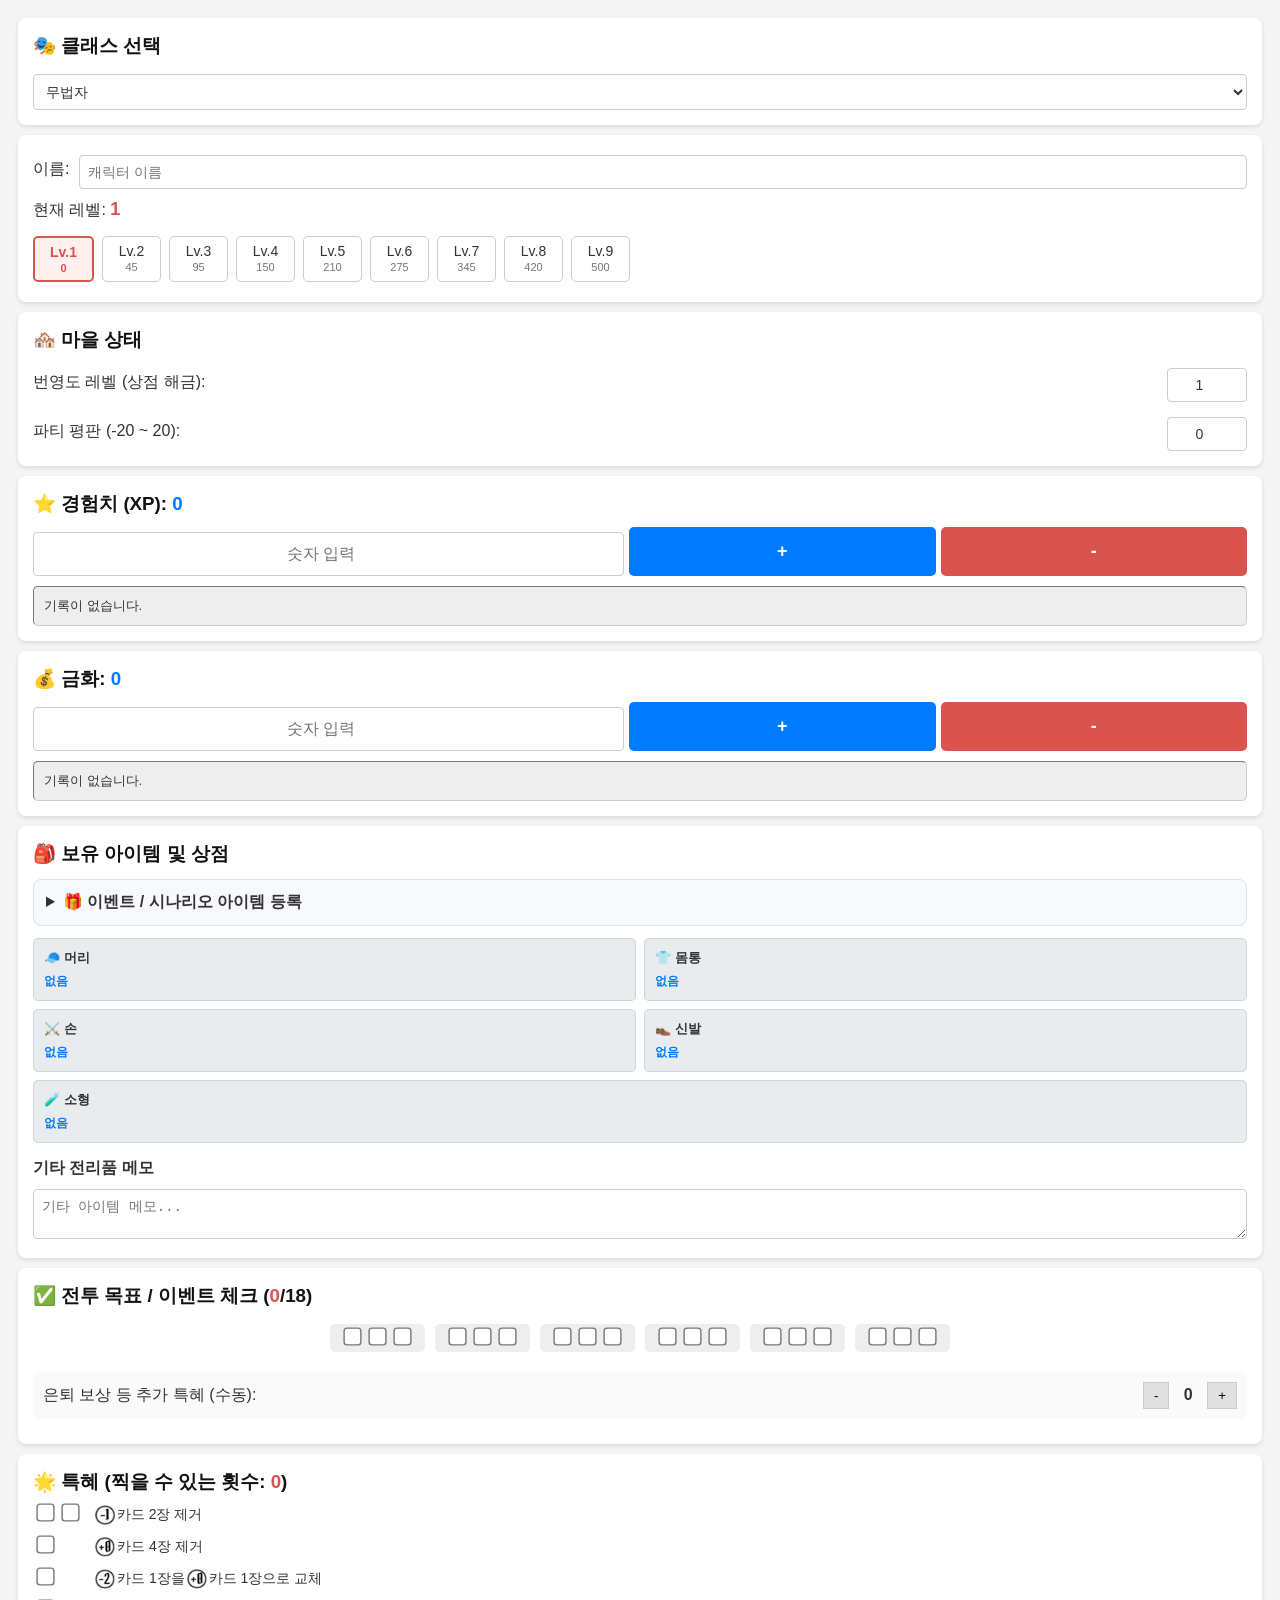
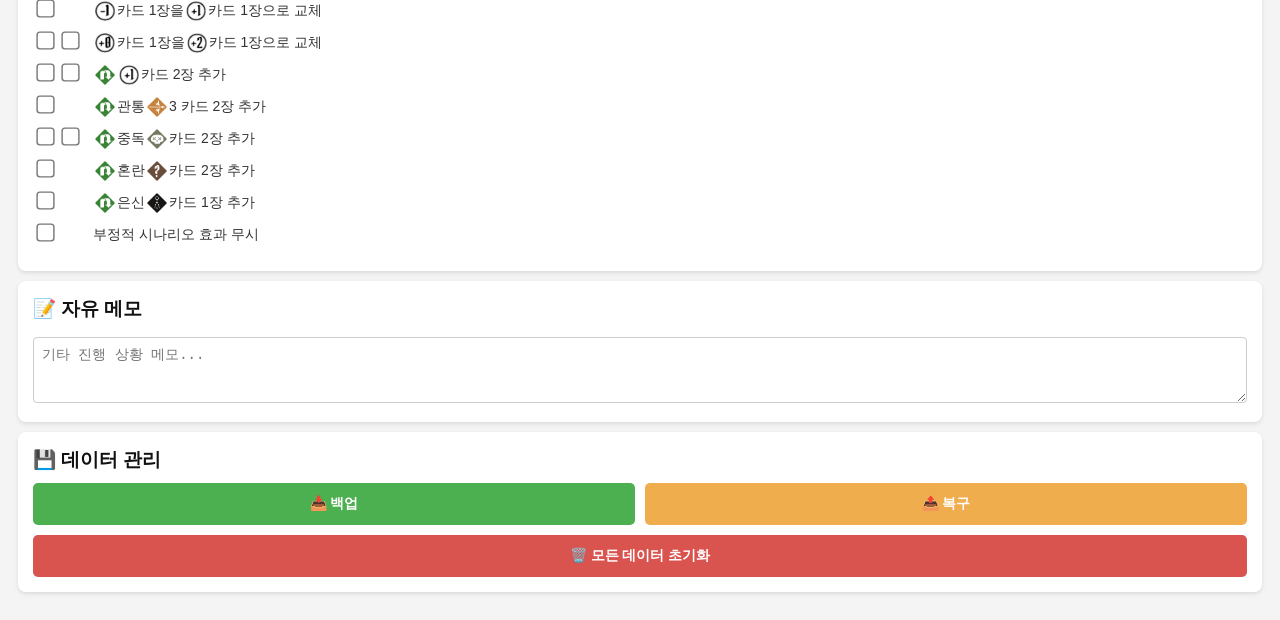
<file: index.html>
<!doctype html>
<html lang="ko">
  <head>
    <meta charset="UTF-8" />
    <meta name="viewport" content="width=device-width, initial-scale=1.0" />
    <meta name="color-scheme" content="light" />
    <title>글룸헤븐 종이 대체</title>
    <style>
      :root {
        color-scheme: light;
      }
      body {
        font-family: sans-serif;
        padding: 10px;
        background-color: #f4f4f4;
        color: #333;
      }
      .box {
        background: white;
        color: #333;
        padding: 15px;
        margin-bottom: 10px;
        border-radius: 8px;
        box-shadow: 0 2px 4px rgba(0, 0, 0, 0.1);
      }
      h2,
      h3 {
        margin-top: 0;
        margin-bottom: 10px;
        color: #111;
      }
      .row {
        display: flex;
        justify-content: space-between;
        align-items: center;
        margin-bottom: 10px;
      }

      .calc-group {
        display: flex;
        gap: 5px;
        margin-bottom: 10px;
      }
      .calc-input {
        flex: 2;
        padding: 12px !important;
        font-size: 16px !important;
        border: 1px solid #ccc;
        border-radius: 5px;
        text-align: center;
      }
      .btn-calc {
        flex: 1;
        padding: 12px;
        font-size: 18px;
        font-weight: bold;
        border: none;
        border-radius: 5px;
        cursor: pointer;
        color: white;
      }

      /* 🌟 플러스는 파란색, 마이너스는 빨간색으로 통일 */
      .btn-plus {
        background-color: #007bff;
      }
      .btn-minus {
        background-color: #d9534f;
      }
      .btn-calc:active {
        opacity: 0.8;
      }

      .log-area {
        background: #eee;
        padding: 10px;
        border-radius: 5px;
        font-size: 13px;
        max-height: 100px;
        overflow-y: auto;
        margin-top: 10px;
        border: 1px inset #ccc;
        line-height: 1.4;
      }

      textarea,
      input[type="text"],
      input[type="number"],
      select {
        width: 100%;
        box-sizing: border-box;
        padding: 8px;
        font-size: 14px;
        margin-top: 5px;
        background-color: #fff;
        color: #333;
        border: 1px solid #ccc;
        border-radius: 4px;
      }
      .highlight {
        color: #d9534f;
        font-weight: bold;
      }
      .checkbox-large {
        transform: scale(1.4);
        margin: 0 6px;
        cursor: pointer;
      }
      .check-group {
        display: inline-block;
        background: #eee;
        padding: 5px 10px;
        border-radius: 5px;
        margin: 5px;
      }
      .perk-label {
        display: flex;
        align-items: center;
        margin-bottom: 12px;
        font-size: 14px;
        line-height: 1.4;
        color: #333;
      }

      .xp-track {
        display: flex;
        overflow-x: auto;
        gap: 8px;
        padding: 5px 0;
        margin-top: 10px;
      }
      .xp-box {
        flex: 0 0 auto;
        border: 1px solid #ccc;
        border-radius: 5px;
        text-align: center;
        padding: 6px;
        width: 45px;
        font-size: 12px;
        background: #fff;
        color: #333;
      }
      .xp-box.active {
        border-color: #d9534f;
        background: #fdf0ef;
        font-weight: bold;
        color: #d9534f;
        border-width: 2px;
      }
      .xp-box .lvl {
        font-size: 14px;
        margin-bottom: 2px;
      }
      .xp-box .req {
        color: #777;
        font-size: 11px;
      }
      .xp-box.active .req {
        color: #d9534f;
      }

      .action-btn {
        padding: 12px 10px;
        font-size: 14px;
        font-weight: bold;
        border: none;
        border-radius: 5px;
        cursor: pointer;
        text-align: center;
        flex: 1;
        display: inline-block;
        box-sizing: border-box;
        color: white;
      }
      .btn-green {
        background-color: #4caf50;
        margin-right: 5px;
      }
      .btn-orange {
        background-color: #f0ad4e;
        margin-left: 5px;
      }
      .btn-red {
        background-color: #d9534f;
        width: 100%;
      }

      .equip-grid {
        display: grid;
        grid-template-columns: 1fr 1fr;
        gap: 8px;
        margin-bottom: 15px;
      }
      .slot-btn {
        background: #e9ecef;
        border: 1px solid #ced4da;
        padding: 10px;
        border-radius: 5px;
        text-align: left;
        cursor: pointer;
        font-size: 13px;
        font-weight: bold;
        display: flex;
        flex-direction: column;
        color: #333;
        min-height: 60px;
      }
      .slot-btn:hover {
        background: #dee2e6;
      }
      .slot-btn span {
        font-weight: normal;
        color: #007bff;
        margin-top: 6px;
        font-size: 12px;
        font-weight: bold;
        line-height: 1.4;
      }
      .slot-filled {
        background: #e6f2ff;
        border-color: #b3d7ff;
      }

      .shop-area {
        background: #fff3cd;
        padding: 10px;
        border-radius: 5px;
        margin-bottom: 15px;
        border: 1px solid #ffeeba;
      }
      .shop-item {
        background: white;
        border: 1px solid #ccc;
        padding: 8px;
        margin-bottom: 5px;
        border-radius: 4px;
        display: flex;
        justify-content: space-between;
        align-items: center;
      }
      .shop-item button {
        color: white;
        border: none;
        padding: 6px 10px;
        border-radius: 3px;
        cursor: pointer;
        font-weight: bold;
        font-size: 12px;
      }
      .shop-item button.btn-buy {
        background: #007bff;
      }
      .shop-item button.btn-sell {
        background: #d9534f;
      }
      .shop-item button:disabled {
        background: #ccc;
        cursor: not-allowed;
      }
      .shop-btns {
        display: flex;
        gap: 5px;
      }

      .unlock-box {
        background: #e2e3e5;
        padding: 10px;
        border-radius: 5px;
        margin-bottom: 15px;
        border: 1px solid #d6d8db;
      }
      .unlock-badge {
        display: inline-block;
        background: #6c757d;
        color: white;
        padding: 3px 8px;
        border-radius: 12px;
        font-size: 11px;
        margin: 2px;
      }
      .unlock-badge span {
        cursor: pointer;
        margin-left: 5px;
        color: #ffcccc;
        font-weight: bold;
      }

      .reward-btn {
        padding: 11px 6px;
        border: 0;
        border-radius: 5px;
        color: white;
        font-weight: bold;
        font-size: 14px;
        cursor: pointer;
      }
      .reward-btn.shop {
        background: #2867a8;
      }
      .reward-btn.equip {
        background: #287a55;
      }
      .reward-btn:disabled {
        background: #ccc !important;
        color: #666 !important;
        cursor: not-allowed;
      }
    </style>
  </head>
  <body>
    <div class="box">
      <h3>🎭 클래스 선택</h3>
      <select id="classSelect" onchange="changeClass()">
        <option value="scoundrel">무법자</option>
        <option value="brute">야만인</option>
        <option value="tinkerer">땜장이</option>
        <option value="spellweaver">주문직인</option>
        <option value="cragheart">바위심장</option>
        <option value="mindthief">정신도둑</option>
        <option value="diviner">점술사</option>
      </select>
    </div>

    <div class="box">
      <div class="row">
        <span style="white-space: nowrap; margin-right: 10px">이름:</span>
        <input
          type="text"
          id="charName"
          onchange="syncFromUI()"
          placeholder="캐릭터 이름"
        />
      </div>
      <div class="row" style="margin-bottom: 0">
        <span
          >현재 레벨:
          <strong id="levelDisplay" class="highlight" style="font-size: 18px"
            >1</strong
          ></span
        >
      </div>
      <div class="xp-track" id="xpTrackContainer"></div>
    </div>

    <div class="box">
      <h3>🏘️ 마을 상태</h3>
      <div class="row">
        <span>번영도 레벨 (상점 해금):</span>
        <input
          type="number"
          id="prosperity"
          onchange="syncFromUI()"
          style="width: 80px; text-align: center"
          min="1"
          max="9"
          value="1"
        />
      </div>
      <div class="row" style="margin-bottom: 0">
        <span>파티 평판 (-20 ~ 20):</span>
        <input
          type="number"
          id="reputation"
          onchange="syncFromUI()"
          style="width: 80px; text-align: center"
          min="-20"
          max="20"
          value="0"
        />
      </div>
    </div>

    <div class="box">
      <h3>
        ⭐ 경험치 (XP):
        <span id="xpDisplay" style="color: #007bff; font-weight: bold">0</span>
      </h3>
      <div class="calc-group">
        <input
          type="number"
          id="xpInput"
          class="calc-input"
          placeholder="숫자 입력"
        />
        <button class="btn-calc btn-plus" onclick="calcValue('xp', 'plus')">
          +
        </button>
        <button class="btn-calc btn-minus" onclick="calcValue('xp', 'minus')">
          -
        </button>
      </div>
      <div id="xpLog" class="log-area">경험치 기록이 없습니다.</div>
    </div>

    <div class="box">
      <h3>
        💰 금화:
        <span id="goldDisplay" style="color: #007bff; font-weight: bold"
          >0</span
        >
      </h3>
      <div class="calc-group">
        <input
          type="number"
          id="goldInput"
          class="calc-input"
          placeholder="숫자 입력"
        />
        <button class="btn-calc btn-plus" onclick="calcValue('gold', 'plus')">
          +
        </button>
        <button class="btn-calc btn-minus" onclick="calcValue('gold', 'minus')">
          -
        </button>
      </div>
      <div id="goldLog" class="log-area">금화 기록이 없습니다.</div>
    </div>

    <div class="box">
      <h3>🎒 보유 아이템 및 상점</h3>

      <details
        class="reward-panel"
        style="
          background: #f7f9fc;
          border: 1px solid #d9e2f0;
          border-radius: 8px;
          padding: 12px;
          margin: 12px 0;
        "
      >
        <summary
          style="
            cursor: pointer;
            font-weight: bold;
            list-style-position: inside;
          "
        >
          🎁 이벤트 / 시나리오 아이템 등록
        </summary>
        <div style="padding-top: 10px">
          <p
            style="
              font-size: 12px;
              color: #666;
              margin: 0 0 8px;
              line-height: 1.5;
            "
          >
            • <b>번영도 아이템 (#1~70):</b> 마을 번영도에 따라 상점에 자동
            표시<br />
            • <b>무작위 도안 (#71~95):</b> 🛒 상점 추가 전용<br />
            • <b>시나리오 획득 (#96~133) & 1인 보상 (#134~150):</b> 🎁 장비 획득
            전용 (일반 상점 구매 제외)
          </p>
          <label for="rewardReason" style="font-size: 13px; font-weight: bold"
            >이벤트 / 시나리오 / 획득 경로</label
          >
          <input
            type="text"
            id="rewardReason"
            placeholder="예: 시나리오 12 보물상자, 1인 시나리오 보상"
            style="margin: 4px 0 10px"
          />
          <label
            for="rewardItemSelect"
            style="font-size: 13px; font-weight: bold"
            >아이템 선택 (#71~150)</label
          >
          <select
            id="rewardItemSelect"
            style="margin: 4px 0 10px"
            onchange="updateRewardButtons()"
          >
            <option value="">아이템 선택</option>
          </select>
          <div style="display: grid; grid-template-columns: 1fr 1fr; gap: 8px">
            <button
              id="btnRewardShop"
              class="reward-btn shop"
              onclick="applyReward('shop')"
            >
              🛒 상점 추가
            </button>
            <button
              id="btnRewardEquip"
              class="reward-btn equip"
              onclick="applyReward('equip')"
            >
              🎁 장비 획득
            </button>
          </div>
          <div style="margin-top: 12px; font-size: 13px; font-weight: bold">
            🔓 상점에 추가된 무작위 도안 (#71~95)
          </div>
          <div
            id="unlockedList"
            style="min-height: 20px; margin-top: 5px"
          ></div>
          <div id="itemRewardLog" class="log-area" style="max-height: 90px">
            아이템 등록 기록이 없습니다.
          </div>
        </div>
      </details>

      <div class="equip-grid">
        <button class="slot-btn" id="slot-head" onclick="openShop('head')">
          🧢 머리 <span id="eq-head">없음</span>
        </button>
        <button class="slot-btn" id="slot-body" onclick="openShop('body')">
          👕 몸통 <span id="eq-body">없음</span>
        </button>
        <button class="slot-btn" id="slot-hand" onclick="openShop('hand')">
          ⚔️ 손 <span id="eq-hand">없음</span>
        </button>
        <button class="slot-btn" id="slot-feet" onclick="openShop('feet')">
          👞 신발 <span id="eq-feet">없음</span>
        </button>
        <button
          class="slot-btn"
          id="slot-small"
          onclick="openShop('small')"
          style="grid-column: span 2"
        >
          🧪 소형 <span id="eq-small">없음</span>
        </button>
      </div>

      <div id="shopContainer" class="shop-area" style="display: none">
        <h4 id="shopTitle" style="margin-top: 0; margin-bottom: 10px">
          🛒 상점
        </h4>
        <div id="shopList"></div>
        <button
          onclick="closeShop()"
          style="
            width: 100%;
            padding: 8px;
            margin-top: 10px;
            border: none;
            background: #ccc;
            border-radius: 4px;
            font-weight: bold;
            cursor: pointer;
            color: #333;
          "
        >
          닫기
        </button>
      </div>

      <h4 style="margin-top: 5px; margin-bottom: 5px">기타 전리품 메모</h4>
      <textarea
        id="items"
        rows="2"
        placeholder="기타 아이템 메모..."
        onchange="syncFromUI()"
      ></textarea>
    </div>

    <div class="box">
      <h3>
        ✅ 전투 목표 / 이벤트 체크 (<span
          id="checkCountDisplay"
          class="highlight"
          >0</span
        >/18)
      </h3>
      <div id="checkGrid" style="text-align: center"></div>
      <div
        class="row"
        style="
          margin-top: 15px;
          background: #fafafa;
          padding: 10px;
          border-radius: 5px;
        "
      >
        <span>은퇴 보상 등 추가 특혜 (수동):</span>
        <div>
          <button
            onclick="updateVal('bonusPerks', -1)"
            style="
              padding: 5px 10px;
              border: 1px solid #ccc;
              background: #e0e0e0;
            "
          >
            -
          </button>
          <span id="bonusPerkDisplay" style="margin: 0 10px; font-weight: bold"
            >0</span
          >
          <button
            onclick="updateVal('bonusPerks', 1)"
            style="
              padding: 5px 10px;
              border: 1px solid #ccc;
              background: #e0e0e0;
            "
          >
            +
          </button>
        </div>
      </div>
    </div>

    <div class="box">
      <h3>
        🌟 특혜 (찍을 수 있는 횟수:
        <span id="availablePerks" class="highlight">0</span>)
      </h3>
      <div id="perkContainer"></div>
    </div>

    <div class="box">
      <h3>📝 자유 메모</h3>
      <textarea
        id="memo"
        rows="3"
        placeholder="기타 진행 상황 메모..."
        onchange="syncFromUI()"
      ></textarea>
    </div>

    <div class="box">
      <h3>💾 데이터 관리</h3>
      <div class="row">
        <button class="action-btn btn-green" onclick="exportData()">
          📥 백업
        </button>
        <label for="importFile" class="action-btn btn-orange">📤 복구</label>
        <input
          type="file"
          id="importFile"
          accept=".json"
          style="display: none"
          onchange="importData(event)"
        />
      </div>
      <div class="row" style="margin-bottom: 0; margin-top: 10px">
        <button class="action-btn btn-red" onclick="resetCharacter()">
          🗑️ 모든 데이터 초기화
        </button>
      </div>
    </div>

    <script>
      const xpTable = [0, 45, 95, 150, 210, 275, 345, 420, 500];

      function mkImg(fileName) {
        return `<img src="${fileName}" style="height:20px;vertical-align:middle;margin:0 2px;" alt="${fileName}">`;
      }
      const imgM1 = mkImg("-1.jpg");
      const imgM2 = mkImg("-2.jpg");
      const imgP0 = mkImg("+0.jpg");
      const imgP1 = mkImg("+1.jpg");
      const imgP2 = mkImg("+2.jpg");
      const imgP3 = mkImg("+3.jpg");
      const imgRoll = mkImg("굴림.png");
      const imgM2_W = imgM2;
      const imgN1 = imgM1;
      const imgN2 = imgM2;
      const imgP00_W = imgP0;
      const imgP2_W = imgP2;
      const imgPush = mkImg("밀기.png");
      const imgPull = mkImg("당기기.png");
      const imgPierce = mkImg("관통.png");
      const imgTarget = mkImg("대상추가.png");
      const imgShield = mkImg("방어.jpg");
      const imgHeal = mkImg("치료.jpg");
      const imgStun = mkImg("기절.png");
      const imgDisarm = mkImg("무장해제.png");
      const imgMuddle = mkImg("혼란.png");
      const imgWound = mkImg("부상.png");
      const imgImmobilize = mkImg("이동불가.png");
      const imgPoison = mkImg("중독.png");
      const imgCurse = mkImg("저주.png");
      const imgInvisible = mkImg("은신.png");
      const imgFire = mkImg("불.jpg");
      const imgIce = mkImg("얼음.jpg");
      const imgEarth = mkImg("대지.jpg");
      const imgAir = mkImg("공기.jpg");
      const imgLight = mkImg("빛.jpg");
      const imgDark = mkImg("어둠.jpg");
      const imgRegen = mkImg("복원.png");

      const classData = {
        scoundrel: [
          { text: `${imgM1} 카드 2장 제거`, count: 2 },
          { text: `${imgP00_W} 카드 4장 제거`, count: 1 },
          {
            text: `${imgM2_W} 카드 1장을 ${imgP00_W} 카드 1장으로 교체`,
            count: 1,
          },
          { text: `${imgM1} 카드 1장을 ${imgP1} 카드 1장으로 교체`, count: 1 },
          {
            text: `${imgP00_W} 카드 1장을 ${imgP2_W} 카드 1장으로 교체`,
            count: 2,
          },
          { text: `${imgRoll} ${imgP1} 카드 2장 추가`, count: 2 },
          { text: `${imgRoll} 관통 ${imgPierce} 3 카드 2장 추가`, count: 1 },
          { text: `${imgRoll} 중독 ${imgPoison} 카드 2장 추가`, count: 2 },
          { text: `${imgRoll} 혼란 ${imgMuddle} 카드 2장 추가`, count: 1 },
          { text: `${imgRoll} 은신 ${imgInvisible} 카드 1장 추가`, count: 1 },
          { text: "부정적 시나리오 효과 무시", count: 1 },
        ],
        brute: [
          { text: `${imgM1} 카드 2장 제거`, count: 1 },
          { text: `${imgM1} 카드 1장을 ${imgP1} 카드 1장으로 교체`, count: 1 },
          { text: `${imgP1} 카드 2장 추가`, count: 2 },
          { text: `${imgP3} 카드 1장 추가`, count: 1 },
          { text: `${imgRoll} 밀기 ${imgPush} 1 카드 3장 추가`, count: 1 },
          { text: `${imgRoll} 관통 ${imgPierce} 3 카드 2장 추가`, count: 1 },
          { text: `${imgRoll} 기절 ${imgStun} 카드 1장 추가`, count: 1 },
          {
            text: `${imgRoll} 무장해제 ${imgDisarm} 카드 1장과 ${imgRoll} 혼란 ${imgMuddle} 카드 1장 추가`,
            count: 1,
          },
          { text: `${imgRoll} 대상 추가 ${imgTarget} 카드 1장 추가`, count: 2 },
          {
            text: `${imgP1} 방어 ${imgShield} 1, 자신 카드 1장 추가`,
            count: 1,
          },
          {
            text: `부정적 아이템 효과 무시 및 ${imgP1} 카드 1장 추가`,
            count: 1,
          },
        ],
        tinkerer: [
          { text: `${imgM1} 카드 2장 제거`, count: 2 },
          { text: `${imgM2} 카드 1장을 ${imgP0} 카드 1장으로 교체`, count: 1 },
          { text: `${imgP1} 카드 2장 추가`, count: 1 },
          { text: `${imgP3} 카드 1장 추가`, count: 1 },
          { text: `${imgRoll} ${imgFire} 카드 2장 추가`, count: 1 },
          { text: `${imgRoll} 혼란 ${imgMuddle} 카드 3장 추가`, count: 1 },
          { text: `${imgP1} 부상 ${imgWound} 카드 1장 추가`, count: 2 },
          {
            text: `${imgP1} 이동불가 ${imgImmobilize} 카드 1장 추가`,
            count: 2,
          },
          { text: `${imgP1} 치료 ${imgHeal} 2 카드 1장 추가`, count: 2 },
          { text: `${imgP0} 대상 추가 ${imgTarget} 카드 1장 추가`, count: 1 },
          { text: "부정적 시나리오 효과 무시", count: 1 },
        ],
        spellweaver: [
          { text: `${imgP0} 카드 4장 제거`, count: 1 },
          { text: `${imgN1} 카드 1장을 ${imgP1} 카드 1장으로 교체`, count: 2 },
          { text: `${imgP1} 카드 2장 추가`, count: 2 },
          { text: `${imgP0} 기절 ${imgStun} 카드 1장 추가`, count: 1 },
          { text: `${imgP1} 부상 ${imgWound} 카드 1장 추가`, count: 1 },
          {
            text: `${imgP1} 이동불가 ${imgImmobilize} 카드 1장 추가`,
            count: 1,
          },
          { text: `${imgP1} 저주 ${imgCurse} 카드 1장 추가`, count: 1 },
          { text: `${imgP2} ${imgFire} 카드 1장 추가`, count: 2 },
          { text: `${imgP2} ${imgIce} 카드 1장 추가`, count: 2 },
          {
            text: `${imgRoll} ${imgEarth} 카드 1장과 ${imgRoll} ${imgAir} 카드 1장 추가`,
            count: 1,
          },
          {
            text: `${imgRoll} ${imgLight} 카드 1장과 ${imgRoll} ${imgDark} 카드 1장 추가`,
            count: 1,
          },
        ],
        cragheart: [
          { text: `${imgP0} 카드 4장 제거`, count: 1 },
          { text: `${imgN1} 카드 1장을 ${imgP1} 카드 1장으로 교체`, count: 3 },
          { text: `${imgN2} 한 장과 ${imgP2} 카드 2장 추가`, count: 1 },
          {
            text: `${imgP1} 이동불가 ${imgImmobilize} 카드 1장 추가`,
            count: 2,
          },
          { text: `${imgP2} 혼란 ${imgMuddle} 카드 1장 추가`, count: 2 },
          { text: `${imgRoll} 밀기 ${imgPush} 2 카드 2장 추가`, count: 1 },
          { text: `${imgRoll} ${imgEarth} 카드 2장 추가`, count: 2 },
          { text: `${imgRoll} ${imgAir} 카드 2장 추가`, count: 1 },
          { text: "부정적 아이템 효과 무시", count: 1 },
          { text: "부정적 시나리오 효과 무시", count: 1 },
        ],
        mindthief: [
          { text: `${imgN1} 카드 2장 제거`, count: 2 },
          { text: `${imgP0} 카드 4장 제거`, count: 1 },
          { text: `${imgP1} 카드 2장을 ${imgP2} 카드 2장으로 교체`, count: 1 },
          { text: `${imgN2} 카드 1장을 ${imgP0} 카드 1장으로 교체`, count: 1 },
          { text: `${imgP2} ${imgIce} 카드 1장 추가`, count: 2 },
          { text: `${imgRoll} ${imgP1} 카드 2장 추가`, count: 2 },
          { text: `${imgRoll} 당기기 ${imgPull} 1 카드 3장 추가`, count: 1 },
          { text: `${imgRoll} 혼란 ${imgMuddle} 카드 3장 추가`, count: 1 },
          {
            text: `${imgRoll} 이동불가 ${imgImmobilize} 카드 2장 추가`,
            count: 1,
          },
          { text: `${imgRoll} 기절 ${imgStun} 카드 1장 추가`, count: 1 },
          {
            text: `${imgRoll} 무장해제 ${imgDisarm} 카드 1장 및 ${imgRoll} 혼란 ${imgMuddle} 카드 1장 추가`,
            count: 1,
          },
          { text: "부정적 시나리오 효과 무시", count: 1 },
        ],
        diviner: [
          { text: `${imgN1} 카드 2장 제거`, count: 2 },
          { text: `${imgN2} 카드 1장 제거`, count: 1 },
          {
            text: `${imgP1} 카드 1장을 방어 ${imgShield} 1, 아군 하나에게 영향 카드 1장으로 교체`,
            count: 2,
          },
          {
            text: `${imgP0} 카드 1장을 방어 ${imgShield} 1, 아군 하나에게 영향 카드 1장으로 교체`,
            count: 1,
          },
          {
            text: `${imgP0} 카드 1장을 ${imgP2} ${imgDark} 카드 1장으로 교체`,
            count: 1,
          },
          {
            text: `${imgP0} 카드 1장을 ${imgP2} ${imgLight} 카드 1장으로 교체`,
            count: 1,
          },
          {
            text: `${imgP0} 카드 1장을 ${imgP2} 혼란 ${imgMuddle} 카드 1장으로 교체`,
            count: 1,
          },
          {
            text: `${imgP0} 카드 1장을 ${imgP2} 저주 ${imgCurse} 카드 1장으로 교체`,
            count: 1,
          },
          {
            text: `${imgP0} 카드 1장을 ${imgP2} 복원 ${imgRegen}, 자신 카드 1장으로 교체`,
            count: 1,
          },
          {
            text: `${imgN1} 카드 1장을 ${imgP1} 치료 ${imgHeal} 2, 아군 하나에게 영향 카드 1장으로 교체`,
            count: 1,
          },
          {
            text: `${imgRoll} 치료 ${imgHeal} 1, 자신 카드 2장 추가`,
            count: 1,
          },
          { text: `${imgRoll} 저주 ${imgCurse} 카드 2장 추가`, count: 1 },
          {
            text: `부정적 시나리오 효과 무시 및 ${imgP1} 카드 2장 추가`,
            count: 1,
          },
        ],
      };

      const itemDB = [
        // 번영도 1 (1~14)
        { id: 1, name: "활보의 장화", slot: "feet", price: 20, pro: 1 },
        { id: 2, name: "날개 달린 신발", slot: "feet", price: 20, pro: 1 },
        { id: 3, name: "털가죽 갑옷", slot: "body", price: 10, pro: 1 },
        { id: 4, name: "가죽 갑옷", slot: "body", price: 20, pro: 1 },
        { id: 5, name: "투명 망토", slot: "body", price: 20, pro: 1 },
        { id: 6, name: "독수리 눈 고글", slot: "head", price: 30, pro: 1 },
        { id: 7, name: "철 투구", slot: "head", price: 10, pro: 1 },
        { id: 8, name: "다리미꼴 방패", slot: "hand", price: 20, pro: 1 },
        { id: 9, name: "꿰뚫는 활", slot: "hand", price: 30, pro: 1 },
        { id: 10, name: "전쟁 망치", slot: "hand", price: 30, pro: 1 },
        { id: 11, name: "독 단검", slot: "hand", price: 20, pro: 1 },
        { id: 12, name: "소형 치료 물약", slot: "small", price: 10, pro: 1 },
        { id: 13, name: "소형 활력 물약", slot: "small", price: 10, pro: 1 },
        { id: 14, name: "소형 힘 물약", slot: "small", price: 10, pro: 1 },

        // 번영도 2 (15~21)
        { id: 15, name: "속도의 장화", slot: "feet", price: 30, pro: 2 },
        { id: 16, name: "주머니 달린 망토", slot: "body", price: 20, pro: 2 },
        { id: 17, name: "권능의 호신부", slot: "head", price: 45, pro: 2 },
        { id: 18, name: "전투 도끼", slot: "hand", price: 20, pro: 2 },
        { id: 19, name: "납덩이가 달린 그물", slot: "hand", price: 20, pro: 2 },
        { id: 20, name: "하급 마나 물약", slot: "small", price: 10, pro: 2 },
        { id: 21, name: "기절 가루", slot: "small", price: 20, pro: 2 },

        // 번영도 3 (22~28)
        { id: 22, name: "중갑 정강이받이", slot: "feet", price: 20, pro: 3 },
        { id: 23, name: "사슬 갑옷", slot: "body", price: 20, pro: 3 },
        { id: 24, name: "생명의 호신부", slot: "head", price: 20, pro: 3 },
        { id: 25, name: "톱날 검", slot: "hand", price: 30, pro: 3 },
        { id: 26, name: "긴 창", slot: "hand", price: 30, pro: 3 },
        { id: 27, name: "상급 회복 물약", slot: "small", price: 30, pro: 3 },
        { id: 28, name: "달 귀걸이", slot: "small", price: 20, pro: 3 },

        // 번영도 4 (29~35)
        { id: 29, name: "편안한 신발", slot: "feet", price: 30, pro: 4 },
        { id: 30, name: "징 박은 가죽 갑옷", slot: "body", price: 30, pro: 4 },
        { id: 31, name: "송골매 투구", slot: "head", price: 20, pro: 4 },
        { id: 32, name: "대형 방패", slot: "hand", price: 40, pro: 4 },
        { id: 33, name: "휘발성 폭탄", slot: "hand", price: 30, pro: 4 },
        { id: 34, name: "대형 활력 물약", slot: "small", price: 30, pro: 4 },
        { id: 35, name: "매 조각상", slot: "small", price: 50, pro: 4 },

        // 번영도 5 (36~42)
        { id: 36, name: "돌진의 장화", slot: "feet", price: 40, pro: 5 },
        { id: 37, name: "초혼의 로브", slot: "body", price: 40, pro: 5 },
        { id: 38, name: "중갑 철모", slot: "head", price: 30, pro: 5 },
        { id: 39, name: "갈고리 사슬", slot: "hand", price: 40, pro: 5 },
        { id: 40, name: "다목적 단검", slot: "hand", price: 25, pro: 5 },
        { id: 41, name: "대형 힘 물약", slot: "small", price: 40, pro: 5 },
        { id: 42, name: "신속의 반지", slot: "small", price: 30, pro: 5 },

        // 번영도 6 (43~49)
        { id: 43, name: "기민의 장화", slot: "feet", price: 75, pro: 6 },
        { id: 44, name: "철편 갑옷", slot: "body", price: 35, pro: 6 },
        { id: 45, name: "어둠의 계약 목걸이", slot: "head", price: 75, pro: 6 },
        { id: 46, name: "가시 방패", slot: "hand", price: 40, pro: 6 },
        { id: 47, name: "수확의 낫", slot: "hand", price: 40, pro: 6 },
        { id: 48, name: "대형 마나 물약", slot: "small", price: 30, pro: 6 },
        { id: 49, name: "태양 귀걸이", slot: "small", price: 40, pro: 6 },

        // 번영도 7 (50~56)
        { id: 50, name: "강철 발덮개", slot: "feet", price: 60, pro: 7 },
        { id: 51, name: "그림자 갑옷", slot: "body", price: 30, pro: 7 },
        { id: 52, name: "보호의 부적", slot: "head", price: 60, pro: 7 },
        { id: 53, name: "검은 칼", slot: "hand", price: 25, pro: 7 },
        { id: 54, name: "명성의 지팡이", slot: "hand", price: 60, pro: 7 },
        { id: 55, name: "초대형 치료 물약", slot: "small", price: 50, pro: 7 },
        { id: 56, name: "무자비의 반지", slot: "small", price: 40, pro: 7 },

        // 번영도 8 (57~63)
        { id: 57, name: "평온의 샌들", slot: "feet", price: 75, pro: 8 },
        { id: 58, name: "상 변이 망토", slot: "body", price: 75, pro: 8 },
        { id: 59, name: "망원 렌즈", slot: "head", price: 50, pro: 8 },
        { id: 60, name: "불안정한 폭발물", slot: "hand", price: 45, pro: 8 },
        { id: 61, name: "성벽 방패", slot: "hand", price: 60, pro: 8 },
        { id: 62, name: "파멸의 가루", slot: "small", price: 40, pro: 8 },
        { id: 63, name: "행운의 눈", slot: "small", price: 60, pro: 8 },

        // 번영도 9 (64~70)
        { id: 64, name: "질주의 장화", slot: "feet", price: 75, pro: 9 },
        { id: 65, name: "판금 갑옷", slot: "body", price: 50, pro: 9 },
        { id: 66, name: "공포의 가면", slot: "head", price: 50, pro: 9 },
        { id: 67, name: "균형 잡힌 검", slot: "hand", price: 60, pro: 9 },
        { id: 68, name: "미늘창", slot: "hand", price: 75, pro: 9 },
        { id: 69, name: "별 귀걸이", slot: "small", price: 70, pro: 9 },
        { id: 70, name: "기회의 반지", slot: "small", price: 75, pro: 9 },

        // 무작위 아이템 도안 (71~95) -> 상점 추가 가능
        { id: 71, name: "공중부양 장화", slot: "feet", price: 50, pro: 99 },
        { id: 72, name: "행복의 신발", slot: "feet", price: 50, pro: 99 },
        { id: 73, name: "찰나의 망토", slot: "body", price: 50, pro: 99 },
        { id: 74, name: "칼날 갑옷", slot: "body", price: 40, pro: 99 },
        { id: 75, name: "원소 머리띠", slot: "head", price: 25, pro: 99 },
        { id: 76, name: "사슬 두건", slot: "head", price: 40, pro: 99 },
        { id: 77, name: "혹한검", slot: "hand", price: 30, pro: 99 },
        { id: 78, name: "폭풍검", slot: "hand", price: 30, pro: 99 },
        { id: 79, name: "초열검", slot: "hand", price: 30, pro: 99 },
        { id: 80, name: "지진검", slot: "hand", price: 30, pro: 99 },
        { id: 81, name: "광휘검", slot: "hand", price: 30, pro: 99 },
        { id: 82, name: "흑야검", slot: "hand", price: 30, pro: 99 },
        { id: 83, name: "서리 지팡이", slot: "hand", price: 30, pro: 99 },
        { id: 84, name: "폭풍 지팡이", slot: "hand", price: 30, pro: 99 },
        { id: 85, name: "초열 지팡이", slot: "hand", price: 30, pro: 99 },
        { id: 86, name: "지진 지팡이", slot: "hand", price: 30, pro: 99 },
        { id: 87, name: "광휘 지팡이", slot: "hand", price: 30, pro: 99 },
        { id: 88, name: "어둠 지팡이", slot: "hand", price: 30, pro: 99 },
        { id: 89, name: "소형 치유 물약", slot: "small", price: 10, pro: 99 },
        { id: 90, name: "대형 치유 물약", slot: "small", price: 30, pro: 99 },
        { id: 91, name: "강철 반지", slot: "small", price: 20, pro: 99 },
        { id: 92, name: "약화의 반지", slot: "small", price: 20, pro: 99 },
        { id: 93, name: "힘의 두루마리", slot: "small", price: 30, pro: 99 },
        { id: 94, name: "치료의 두루마리", slot: "small", price: 30, pro: 99 },
        { id: 95, name: "활력의 두루마리", slot: "small", price: 50, pro: 99 },

        // 시나리오에서 직접 획득하는 아이템 (96~133) -> 장비 획득 전용
        { id: 96, name: "로켓 장화", slot: "feet", price: 80, pro: 99 },
        { id: 97, name: "인내의 발싸개", slot: "feet", price: 40, pro: 99 },
        {
          id: 98,
          name: "드레이크 비늘 장화",
          slot: "feet",
          price: 50,
          pro: 99,
        },
        { id: 99, name: "마그마 장화", slot: "feet", price: 50, pro: 99 },
        { id: 100, name: "소환의 로브", slot: "body", price: 40, pro: 99 },
        { id: 101, name: "밀착 갑옷", slot: "body", price: 30, pro: 99 },
        { id: 102, name: "희생의 로브", slot: "body", price: 50, pro: 99 },
        {
          id: 103,
          name: "드레이크 비늘 갑옷",
          slot: "body",
          price: 50,
          pro: 99,
        },
        { id: 104, name: "증기 갑옷", slot: "body", price: 50, pro: 99 },
        { id: 105, name: "벼룩투성이 숄", slot: "body", price: 10, pro: 99 },
        { id: 106, name: "엄니 목걸이", slot: "head", price: 40, pro: 99 },
        { id: 107, name: "뿔 달린 투구", slot: "head", price: 30, pro: 99 },
        {
          id: 108,
          name: "드레이크 비늘 투구",
          slot: "head",
          price: 50,
          pro: 99,
        },
        { id: 109, name: "도둑의 두건", slot: "head", price: 20, pro: 99 },
        { id: 110, name: "산의 투구", slot: "head", price: 50, pro: 99 },
        { id: 111, name: "파도의 문장", slot: "head", price: 50, pro: 99 },
        { id: 112, name: "고대 천공기", slot: "hand", price: 30, pro: 99 },
        { id: 113, name: "해골 도끼", slot: "hand", price: 50, pro: 99 },
        { id: 114, name: "조른의 지팡이", slot: "hand", price: 50, pro: 99 },
        { id: 115, name: "산의 망치", slot: "hand", price: 50, pro: 99 },
        { id: 116, name: "불붙는 언월도", slot: "hand", price: 20, pro: 99 },
        { id: 117, name: "피투성이 도끼", slot: "hand", price: 40, pro: 99 },
        { id: 118, name: "원소 지팡이", slot: "hand", price: 50, pro: 99 },
        { id: 119, name: "증오의 머리", slot: "hand", price: 50, pro: 99 },
        { id: 120, name: "소환 지팡이", slot: "hand", price: 60, pro: 99 },
        { id: 121, name: "새벽의 보주", slot: "hand", price: 50, pro: 99 },
        { id: 122, name: "황혼의 보주", slot: "hand", price: 50, pro: 99 },
        { id: 123, name: "해골 반지", slot: "small", price: 50, pro: 99 },
        { id: 124, name: "파멸 나침반", slot: "small", price: 50, pro: 99 },
        { id: 125, name: "기이한 톱니바퀴", slot: "small", price: 50, pro: 99 },
        { id: 126, name: "원격조종 거미", slot: "small", price: 40, pro: 99 },
        {
          id: 127,
          name: "거대 원격조종 거미",
          slot: "small",
          price: 60,
          pro: 99,
        },
        { id: 128, name: "검은 향로", slot: "small", price: 50, pro: 99 },
        { id: 129, name: "검은 카드", slot: "small", price: 75, pro: 99 },
        { id: 130, name: "나선 반지", slot: "small", price: 50, pro: 99 },
        { id: 131, name: "변절자의 심장", slot: "small", price: 60, pro: 99 },
        { id: 132, name: "동력 코어", slot: "small", price: 75, pro: 99 },
        { id: 133, name: "공명하는 수정", slot: "small", price: 20, pro: 99 },

        // 1인 시나리오 보상 아이템 (134~150) -> 일반 상점 구매 대상 제외, 장비 획득 전용
        { id: 134, name: "위풍당당한 검", slot: "hand", price: 50, pro: 99 }, // 야만인
        { id: 135, name: "집중 치료 광선", slot: "hand", price: 50, pro: 99 }, // 땜장이
        { id: 136, name: "불안정한 영약", slot: "small", price: 50, pro: 99 }, // 주문직인
        { id: 137, name: "침묵의 단검", slot: "hand", price: 50, pro: 99 }, // 무법자
        { id: 138, name: "돌 부적", slot: "head", price: 50, pro: 99 }, // 바위심장
        { id: 139, name: "심령술 칼", slot: "hand", price: 50, pro: 99 }, // 정신도둑
        { id: 140, name: "태양 방패", slot: "hand", price: 50, pro: 99 }, // 태양지기
        { id: 141, name: "만능 허리띠", slot: "small", price: 50, pro: 99 }, // 보급관
        { id: 142, name: "위상 변화 우상", slot: "small", price: 50, pro: 99 }, // 소환사
        { id: 143, name: "연기 영약", slot: "small", price: 50, pro: 99 }, // 어둠장막
        { id: 144, name: "역병의 목걸이", slot: "head", price: 50, pro: 99 }, // 역병전령
        { id: 145, name: "죽음의 가면", slot: "head", price: 50, pro: 99 }, // 광전사
        { id: 146, name: "달인의 류트", slot: "hand", price: 50, pro: 99 }, // 위무음악가
        { id: 147, name: "사냥꾼의 망토", slot: "body", price: 50, pro: 99 }, // 파멸사냥꾼
        { id: 148, name: "의사의 코트", slot: "body", price: 50, pro: 99 }, // 톱니바퀴(군의관)
        { id: 149, name: "원소의 장화", slot: "feet", price: 50, pro: 99 }, // 원소술사
        { id: 150, name: "명령 지팡이", slot: "hand", price: 50, pro: 99 }, // 야수군주
      ];

      // 🌟 4대 아이템 분류 헬퍼 함수
      function getItemCategory(id) {
        if (id >= 1 && id <= 70) return "prosperity"; // 번영도 아이템 -> 번영도 조건으로 상점 표시
        if (id >= 71 && id <= 95) return "random_design"; // 무작위 도안 -> 상점 추가 가능
        if (id >= 96 && id <= 133) return "scenario"; // 시나리오 직접 획득 -> 장비 획득으로 등록
        if (id >= 134 && id <= 150) return "solo"; // 1인 시나리오 보상 -> 일반 상점 구매 제외 (장비 획득)
        return "other";
      }

      let state = {
        classId: "scoundrel",
        name: "",
        xp: 0,
        gold: 0,
        checkList: [],
        bonusPerks: 0,
        items: "",
        checkedPerks: [],
        memo: "",
        xpLogs: [],
        goldLogs: [],
        itemLogs: [],
        prosperity: 1,
        reputation: 0,
        ownedItems: [],
        unlockedItems: [],
      };

      function appendLog(logType, msg) {
        if (!state[logType]) state[logType] = [];
        state[logType].unshift(msg);
        if (state[logType].length > 20) state[logType].pop();
      }

      function calcValue(key, type) {
        const inputId = key + "Input";
        const logId = key + "Logs";
        const inputVal = parseInt(document.getElementById(inputId).value);

        if (isNaN(inputVal) || inputVal <= 0) return;

        const change = type === "plus" ? inputVal : -inputVal;
        state[key] += change;
        if (state[key] < 0) state[key] = 0;

        const logMsg = `${type === "plus" ? "+" : "-"}${inputVal} (총 ${state[key]})`;
        appendLog(logId, logMsg);

        document.getElementById(inputId).value = "";
        updateStorage();
        render();
      }

      // 🌟 로그 렌더링 시 색상 처리 (+는 파랑, -는 빨강)
      function renderLogs(logs, elementId) {
        const el = document.getElementById(elementId);
        if (!logs || logs.length === 0) {
          el.innerHTML = "기록이 없습니다.";
          return;
        }
        el.innerHTML = logs
          .map((log) => {
            let color = "#333";
            if (log.startsWith("+")) color = "#007bff";
            if (log.startsWith("-")) color = "#d9534f";
            return `<div style="color: ${color}; font-weight: bold; margin-bottom: 3px;">${log}</div>`;
          })
          .join("");
      }

      function getPriceMod(rep) {
        if (rep >= 19) return -5;
        if (rep >= 15) return -4;
        if (rep >= 11) return -3;
        if (rep >= 7) return -2;
        if (rep >= 3) return -1;
        if (rep <= -19) return 5;
        if (rep <= -15) return 4;
        if (rep <= -11) return 3;
        if (rep <= -7) return 2;
        if (rep <= -3) return 1;
        return 0;
      }

      function removeUnlock(id) {
        if (confirm(`상점에서 이 도안 해금을 취소하시겠습니까?`)) {
          state.unlockedItems = state.unlockedItems.filter((i) => i !== id);
          updateStorage();
          render();
          if (currentShopSlot) openShop(currentShopSlot);
        }
      }

      let currentShopSlot = null;

      function openShop(slotKey) {
        currentShopSlot = slotKey;
        const shopList = document.getElementById("shopList");
        const shopContainer = document.getElementById("shopContainer");
        const title = document.getElementById("shopTitle");

        let html = "";
        const mod = getPriceMod(state.reputation);

        // 🌟 상점 표시 조건:
        // 1. 번영도 아이템(#1~70): 현재 번영도 이하이면 상점 표시 (또는 보유 중이면 판매용 표시)
        // 2. 무작위 도안(#71~95): 상점에 해금(unlockedItems)되었거나 보유 중이면 표시
        // 3. 시나리오 획득(#96~133) & 1인 보상(#134~150): 일반 상점 구매 제외! (단, 보유 중일 때만 판매 버튼용으로 표시)
        const availableItems = itemDB.filter((i) => {
          if (i.slot !== slotKey) return false;
          const cat = getItemCategory(i.id);
          const isOwned = state.ownedItems.includes(i.id);

          if (cat === "prosperity") {
            return i.pro <= state.prosperity || isOwned;
          }
          if (cat === "random_design") {
            return state.unlockedItems.includes(i.id) || isOwned;
          }
          if (cat === "scenario" || cat === "solo") {
            return isOwned; // 보유 중일 때만(판매 가능하도록) 노출
          }
          return false;
        });

        if (availableItems.length === 0) {
          html += `<p style="color:#777; font-size:13px;">구매 가능한 아이템이 없습니다.</p>`;
        } else {
          availableItems.forEach((item) => {
            const cat = getItemCategory(item.id);
            const ownedCount = state.ownedItems.filter(
              (id) => id === item.id,
            ).length;
            const finalPrice = Math.max(1, item.price + mod);
            const canAfford = state.gold >= finalPrice;

            // 상점 골드 구매가 가능한 아이템인지 확인 (#1~70 번영도 충족 또는 #71~95 도안 해금)
            const canBuyFromShop =
              (cat === "prosperity" && item.pro <= state.prosperity) ||
              (cat === "random_design" &&
                state.unlockedItems.includes(item.id));

            let btnHtml = "";

            // 1개 이상 보유 중이면 판매 버튼 표시
            if (ownedCount > 0) {
              const sellPrice = Math.floor(item.price / 2);
              btnHtml += `<button class="btn-sell" onclick="sellItem(${item.id})">판매 (+${sellPrice}G)</button>`;
            }

            // 상점 구매 대상이고 2개 미만 보유 시에만 구매 버튼 표시
            if (canBuyFromShop && ownedCount < 2) {
              btnHtml += `<button class="btn-buy" onclick="buyItem(${item.id}, ${finalPrice})" ${!canAfford ? "disabled" : ""}>${canAfford ? "구매" : "돈 부족"}</button>`;
            }

            let priceInfoHtml = `원가: ${item.price}G / <b>최종가: <span style="color:#d9534f;">${finalPrice}G</span></b>`;
            if (cat === "solo") {
              priceInfoHtml = `<span style="color:#287a55; font-weight:bold;">[1인 시나리오 보상 · 상점 구매 제외]</span> (원가: ${item.price}G)`;
            } else if (cat === "scenario") {
              priceInfoHtml = `<span style="color:#2867a8; font-weight:bold;">[시나리오 직접 획득 장비 · 상점 구매 제외]</span> (원가: ${item.price}G)`;
            }

            html += `
              <div class="shop-item" style="${ownedCount > 0 ? "background-color: #fdf0ef; border-color: #d9534f;" : ""}">
                <div style="font-size:14px;">
                  <strong style="${ownedCount > 0 ? "color:#d9534f;" : ""}">[#${item.id}] ${item.name}</strong> 
                  ${ownedCount > 0 ? `<span style="color:#007bff; font-weight:bold; font-size:12px; margin-left:5px;">(보유: ${ownedCount}개)</span>` : ""}
                  <br><span style="color:#666; font-size:12px;">${priceInfoHtml}</span>
                </div>
                <div class="shop-btns">${btnHtml}</div>
              </div>
            `;
          });
        }

        shopList.innerHTML = html;
        const slotNames = {
          head: "모자/투구",
          body: "갑옷/망토",
          hand: "무기/방패",
          feet: "신발/장화",
          small: "소형/물약",
        };
        title.innerText = `🛒 ${slotNames[slotKey]} 상점`;
        shopContainer.style.display = "block";
      }

      function closeShop() {
        document.getElementById("shopContainer").style.display = "none";
        currentShopSlot = null;
      }

      // 🌟 구매 로직 (#96~150 상점 구매 차단 및 2개 제한 체크)
      function buyItem(itemId, finalPrice) {
        const cat = getItemCategory(itemId);
        if (cat === "scenario" || cat === "solo") {
          return alert("이 아이템은 일반 상점 구매 대상이 아닙니다.");
        }
        if (state.gold < finalPrice) return alert("골드가 부족합니다.");
        const ownedCount = state.ownedItems.filter(
          (id) => id === itemId,
        ).length;
        if (ownedCount >= 2)
          return alert("같은 아이템은 최대 2개까지만 보유할 수 있습니다.");

        const item = itemDB.find((i) => i.id === itemId);
        state.gold -= finalPrice;
        state.ownedItems.push(itemId);

        appendLog(
          "goldLogs",
          `-${finalPrice} (구매: ${item.name}) (총 ${state.gold})`,
        );
        updateStorage();
        render();
        openShop(currentShopSlot);
      }

      // 🌟 판매 로직 (배열에서 해당 아이템 ID를 1개만 제거)
      function sellItem(itemId) {
        const index = state.ownedItems.indexOf(itemId);
        if (index > -1) {
          const item = itemDB.find((i) => i.id === itemId);
          const sellPrice = Math.floor(item.price / 2);

          state.gold += sellPrice;
          state.ownedItems.splice(index, 1);

          appendLog(
            "goldLogs",
            `+${sellPrice} (판매: ${item.name}) (총 ${state.gold})`,
          );
          updateStorage();
          render();
          openShop(currentShopSlot);
        }
      }

      // 🌟 드롭다운 목록 구성 (번영도 #1~70 제외, 3개 카테고리로 명확히 구분)
      function populateRewardItems() {
        const select = document.getElementById("rewardItemSelect");
        if (!select) return;
        const selectedValue = select.value;

        const randomDesigns = itemDB.filter(
          (i) => getItemCategory(i.id) === "random_design",
        );
        const scenarioItems = itemDB.filter(
          (i) => getItemCategory(i.id) === "scenario",
        );
        const soloItems = itemDB.filter(
          (i) => getItemCategory(i.id) === "solo",
        );

        const makeOptions = (list) =>
          list
            .map(
              (item) =>
                `<option value="${item.id}">[#${item.id}] ${item.name} · ${item.price}G</option>`,
            )
            .join("");

        select.innerHTML =
          '<option value="">아이템 선택</option>' +
          `<optgroup label="📜 무작위 아이템 도안 (#71~95) ➔ 상점 추가">${makeOptions(randomDesigns)}</optgroup>` +
          `<optgroup label="💎 시나리오 직접 획득 (#96~133) ➔ 장비 획득">${makeOptions(scenarioItems)}</optgroup>` +
          `<optgroup label="🏆 1인 시나리오 보상 (#134~150) ➔ 장비 획득">${makeOptions(soloItems)}</optgroup>`;

        if (
          selectedValue &&
          itemDB.some((item) => String(item.id) === selectedValue)
        ) {
          select.value = selectedValue;
        }
        updateRewardButtons();
      }

      // 🌟 선택한 아이템 분류에 따라 [상점 추가] / [장비 획득] 버튼 자동 잠금 제어
      function updateRewardButtons() {
        const select = document.getElementById("rewardItemSelect");
        const btnShop = document.getElementById("btnRewardShop");
        const btnEquip = document.getElementById("btnRewardEquip");
        if (!select || !btnShop || !btnEquip) return;

        const itemId = Number(select.value);
        if (!itemId) {
          btnShop.disabled = false;
          btnEquip.disabled = false;
          return;
        }

        const cat = getItemCategory(itemId);
        if (cat === "random_design") {
          // 무작위 도안 (#71~95) -> 상점 추가만 가능
          btnShop.disabled = false;
          btnEquip.disabled = true;
        } else if (cat === "scenario" || cat === "solo") {
          // 시나리오 직접 획득 (#96~133) & 1인 보상 (#134~150) -> 장비 획득만 가능
          btnShop.disabled = true;
          btnEquip.disabled = false;
        }
      }

      function applyReward(mode) {
        const reason = document.getElementById("rewardReason").value.trim();
        const itemValue = document.getElementById("rewardItemSelect").value;
        const itemId = itemValue === "" ? null : Number(itemValue);

        if (!reason)
          return alert("이벤트 / 시나리오 등 획득 경로를 입력해주세요.");
        if (itemId === null) return alert("아이템을 선택해주세요.");

        const item = itemDB.find((entry) => entry.id === itemId);
        if (!item) return alert("선택한 아이템을 찾을 수 없습니다.");

        const cat = getItemCategory(item.id);

        if (mode === "shop") {
          if (cat !== "random_design") {
            return alert(
              "상점 추가는 무작위 도안(#71~95) 아이템만 가능합니다. (#96~150 아이템은 [장비 획득]으로 등록해주세요.)",
            );
          }
          if (state.unlockedItems.includes(item.id)) {
            return alert(`${item.name} 도안은 이미 상점에 추가되어 있습니다.`);
          }
          state.unlockedItems.push(item.id);
          appendLog(
            "itemLogs",
            `+상점 추가: [#${item.id}] ${item.name} · ${reason}`,
          );
          alert(
            `${item.name} 도안을 상점에 추가했습니다. 이제 해당 부위 상점에서 구매할 수 있습니다.`,
          );
        } else if (mode === "equip") {
          if (cat === "random_design") {
            return alert(
              "무작위 도안 아이템(#71~95)은 [상점 추가] 후 상점에서 골드로 구매해야 합니다.",
            );
          }
          const ownedCount = state.ownedItems.filter(
            (id) => id === item.id,
          ).length;
          if (ownedCount >= 2) {
            return alert("같은 아이템은 최대 2개까지만 보유할 수 있습니다.");
          }
          state.ownedItems.push(item.id);
          appendLog(
            "itemLogs",
            `+장비 획득: [#${item.id}] ${item.name} · ${reason}`,
          );
          alert(
            `${item.name} 아이템을 보유 장비에 바로 등록했습니다. (금화 차감 없음)`,
          );
        } else {
          return;
        }

        document.getElementById("rewardReason").value = "";
        document.getElementById("rewardItemSelect").value = "";
        updateStorage();
        render();
        if (currentShopSlot) openShop(currentShopSlot);
      }

      function updateStorage() {
        localStorage.setItem("gloomHelperV23", JSON.stringify(state));
      }

      function loadData() {
        const saved =
          localStorage.getItem("gloomHelperV23") ||
          localStorage.getItem("gloomHelperV22") ||
          localStorage.getItem("gloomHelperV21") ||
          localStorage.getItem("gloomHelperV20");
        if (saved) {
          const parsed = JSON.parse(saved);
          state = { ...state, ...parsed };
          if (!state.xpLogs) state.xpLogs = [];
          if (!state.goldLogs) state.goldLogs = [];
          if (!state.itemLogs) state.itemLogs = [];
          if (state.prosperity === undefined) state.prosperity = 1;
          if (state.reputation === undefined) state.reputation = 0;
          if (!state.unlockedItems) state.unlockedItems = [];
          if (!state.ownedItems) state.ownedItems = [];

          // 상점 해금 목록에는 무작위 도안(#71~95)만 남도록 정리
          state.unlockedItems = state.unlockedItems.filter(
            (id) => getItemCategory(id) === "random_design",
          );

          document.getElementById("classSelect").value = state.classId;
        }
        render();
      }

      function syncFromUI() {
        state.name = document.getElementById("charName").value;
        state.prosperity =
          parseInt(document.getElementById("prosperity").value) || 1;
        state.reputation =
          parseInt(document.getElementById("reputation").value) || 0;
        state.items = document.getElementById("items").value;
        state.memo = document.getElementById("memo").value;
        updateStorage();
        render();
        if (currentShopSlot) openShop(currentShopSlot);
      }

      function changeClass() {
        const newClass = document.getElementById("classSelect").value;
        if (
          confirm(
            "클래스를 변경하면 기존 특혜와 체크 정보가 초기화됩니다. 변경하시겠습니까?",
          )
        ) {
          state.classId = newClass;
          state.checkedPerks = [];
          state.checkList = [];
          updateStorage();
          render();
        } else {
          document.getElementById("classSelect").value = state.classId;
        }
      }

      function updateVal(key, amount) {
        state[key] += amount;
        if (state[key] < 0) state[key] = 0;
        updateStorage();
        render();
      }

      function toggleCheck(index) {
        if (state.checkList.includes(index)) {
          state.checkList = state.checkList.filter((i) => i !== index);
        } else {
          state.checkList.push(index);
        }
        updateStorage();
        render();
      }

      function togglePerk(index) {
        if (state.checkedPerks.includes(index)) {
          state.checkedPerks = state.checkedPerks.filter((i) => i !== index);
        } else {
          state.checkedPerks.push(index);
        }
        updateStorage();
        render();
      }

      function resetCharacter() {
        if (
          confirm(
            "정말 이 캐릭터를 초기화하시겠습니까? 모든 정보가 삭제됩니다.",
          )
        ) {
          state = {
            classId: state.classId,
            name: "",
            xp: 0,
            gold: 0,
            checkList: [],
            bonusPerks: 0,
            items: "",
            checkedPerks: [],
            memo: "",
            xpLogs: [],
            goldLogs: [],
            itemLogs: [],
            prosperity: 1,
            reputation: 0,
            ownedItems: [],
            unlockedItems: [],
          };
          updateStorage();
          render();
          closeShop();
          alert("데이터가 모두 초기화되었습니다.");
        }
      }

      function exportData() {
        syncFromUI();
        const dataStr = JSON.stringify(state);
        const blob = new Blob([dataStr], { type: "application/json" });
        const url = URL.createObjectURL(blob);
        const a = document.createElement("a");
        a.href = url;
        const fileName = state.name
          ? `gloomhaven_${state.name}.json`
          : `gloomhaven_backup.json`;
        a.download = fileName;
        a.click();
        URL.revokeObjectURL(url);
      }

      function importData(event) {
        const file = event.target.files[0];
        if (!file) return;
        const reader = new FileReader();
        reader.onload = function (e) {
          try {
            const parsed = JSON.parse(e.target.result);
            state = { ...state, ...parsed };
            if (!state.xpLogs) state.xpLogs = [];
            if (!state.goldLogs) state.goldLogs = [];
            if (!state.itemLogs) state.itemLogs = [];
            if (state.prosperity === undefined) state.prosperity = 1;
            if (state.reputation === undefined) state.reputation = 0;
            if (!state.ownedItems) state.ownedItems = [];
            if (!state.unlockedItems) state.unlockedItems = [];

            state.unlockedItems = state.unlockedItems.filter(
              (id) => getItemCategory(id) === "random_design",
            );

            document.getElementById("classSelect").value = state.classId;
            updateStorage();
            render();
            alert("데이터 복구 완료!");
          } catch (err) {
            alert("잘못된 백업 파일입니다.");
          }
          document.getElementById("importFile").value = "";
        };
        reader.readAsText(file);
      }

      function render() {
        let currentLevel = 1;
        for (let i = 1; i < xpTable.length; i++) {
          if (state.xp >= xpTable[i]) currentLevel = i + 1;
        }

        const totalEarnedPerks =
          currentLevel -
          1 +
          Math.floor(state.checkList.length / 3) +
          state.bonusPerks;
        const availablePerks = totalEarnedPerks - state.checkedPerks.length;

        document.getElementById("charName").value = state.name;
        document.getElementById("levelDisplay").innerText = currentLevel;
        document.getElementById("prosperity").value = state.prosperity;
        document.getElementById("reputation").value = state.reputation;

        document.getElementById("xpDisplay").innerText = state.xp;
        document.getElementById("goldDisplay").innerText = state.gold;
        document.getElementById("checkCountDisplay").innerText =
          state.checkList.length;
        document.getElementById("bonusPerkDisplay").innerText =
          state.bonusPerks;
        document.getElementById("items").value = state.items;
        document.getElementById("memo").value = state.memo || "";

        // 🌟 로그에 색상 적용
        renderLogs(state.xpLogs, "xpLog");
        renderLogs(state.goldLogs, "goldLog");
        renderLogs(state.itemLogs, "itemRewardLog");
        populateRewardItems();

        const unlockedListEl = document.getElementById("unlockedList");
        if (state.unlockedItems.length > 0) {
          unlockedListEl.innerHTML = state.unlockedItems
            .map((id) => {
              const item = itemDB.find((i) => i.id === id);
              return item
                ? `<div class="unlock-badge">[#${item.id}] ${item.name} <span onclick="removeUnlock(${item.id})">✖</span></div>`
                : "";
            })
            .join("");
        } else {
          unlockedListEl.innerHTML =
            '<span style="font-size:11px; color:#999;">상점에 추가된 무작위 도안이 없습니다.</span>';
        }

        const slots = ["head", "body", "hand", "feet", "small"];
        slots.forEach((slot) => {
          const btn = document.getElementById(`slot-${slot}`);
          const span = document.getElementById(`eq-${slot}`);

          const itemsInSlot = state.ownedItems
            .map((id) => itemDB.find((i) => i.id === id))
            .filter((item) => item && item.slot === slot);

          if (itemsInSlot.length > 0) {
            span.innerHTML = itemsInSlot
              .map((i) => `[#${i.id}] ${i.name}`)
              .join("<br>");
            btn.classList.add("slot-filled");
          } else {
            span.innerHTML = "없음";
            btn.classList.remove("slot-filled");
          }
        });

        const perkEl = document.getElementById("availablePerks");
        perkEl.innerText = availablePerks;
        perkEl.style.color = availablePerks < 0 ? "red" : "#d9534f";

        const xpTrackContainer = document.getElementById("xpTrackContainer");
        xpTrackContainer.innerHTML = "";
        for (let i = 1; i <= 9; i++) {
          const isCurrent = i === currentLevel ? "active" : "";
          xpTrackContainer.innerHTML += `<div class="xp-box ${isCurrent}"><div class="lvl">Lv.${i}</div><div class="req">${xpTable[i - 1]}</div></div>`;
        }

        const checkGrid = document.getElementById("checkGrid");
        checkGrid.innerHTML = "";
        for (let i = 0; i < 6; i++) {
          let groupHtml = `<div class="check-group">`;
          for (let j = 0; j < 3; j++) {
            const checkIndex = i * 3 + j;
            const isChecked = state.checkList.includes(checkIndex)
              ? "checked"
              : "";
            groupHtml += `<input type="checkbox" class="checkbox-large" onchange="toggleCheck(${checkIndex})" ${isChecked}>`;
          }
          groupHtml += `</div>`;
          checkGrid.innerHTML += groupHtml;
        }

        const perkContainer = document.getElementById("perkContainer");
        perkContainer.innerHTML = "";
        const currentClassPerks = classData[state.classId] || [];
        let perkIndexCounter = 0;

        currentClassPerks.forEach((perk) => {
          let boxesHtml = "";
          for (let i = 0; i < perk.count; i++) {
            const boxIndex = perkIndexCounter++;
            const isChecked = state.checkedPerks.includes(boxIndex)
              ? "checked"
              : "";
            boxesHtml += `<input type="checkbox" class="checkbox-large" onchange="togglePerk(${boxIndex})" ${isChecked}>`;
          }
          perkContainer.innerHTML += `
            <label class="perk-label">
              <div style="min-width: 60px;">${boxesHtml}</div>
              <span style="display: flex; align-items: center; flex-wrap: wrap;">${perk.text}</span>
            </label>
          `;
        });
      }

      loadData();
    </script>
  </body>
</html>
</file>
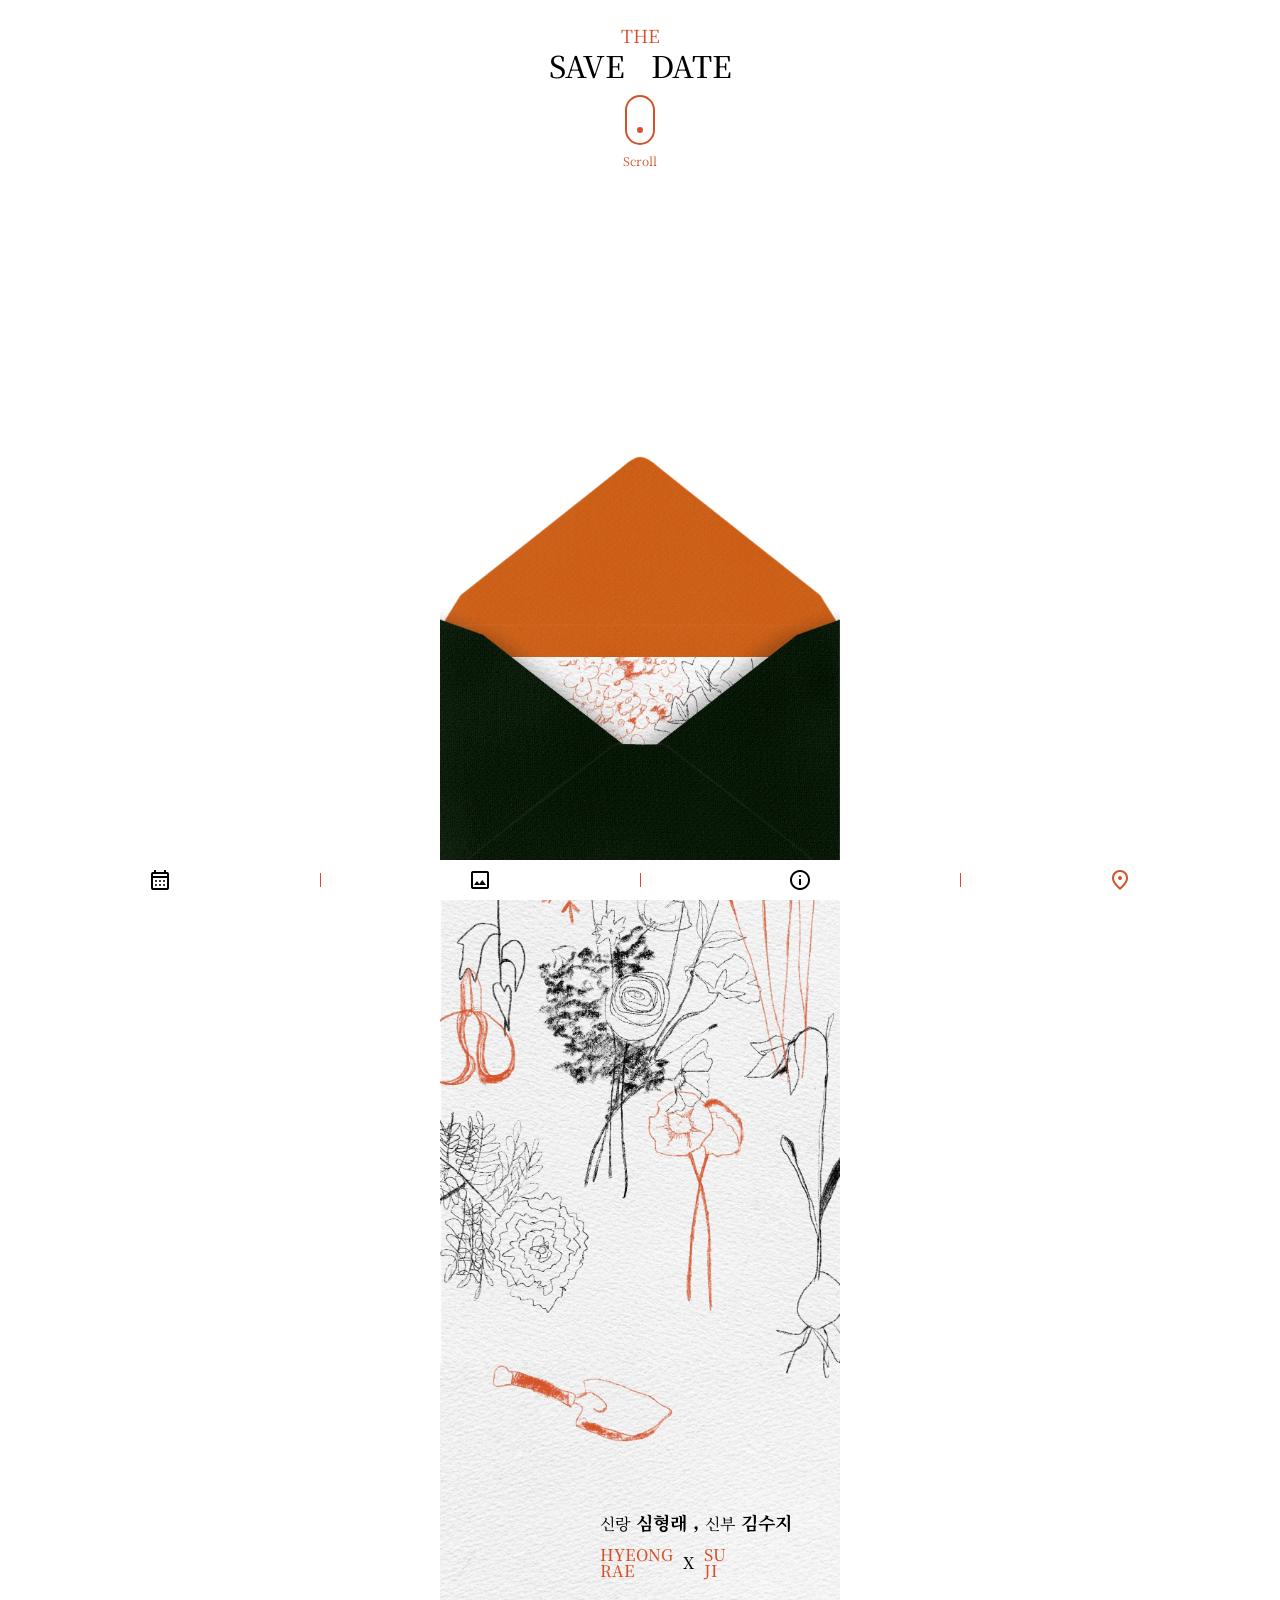
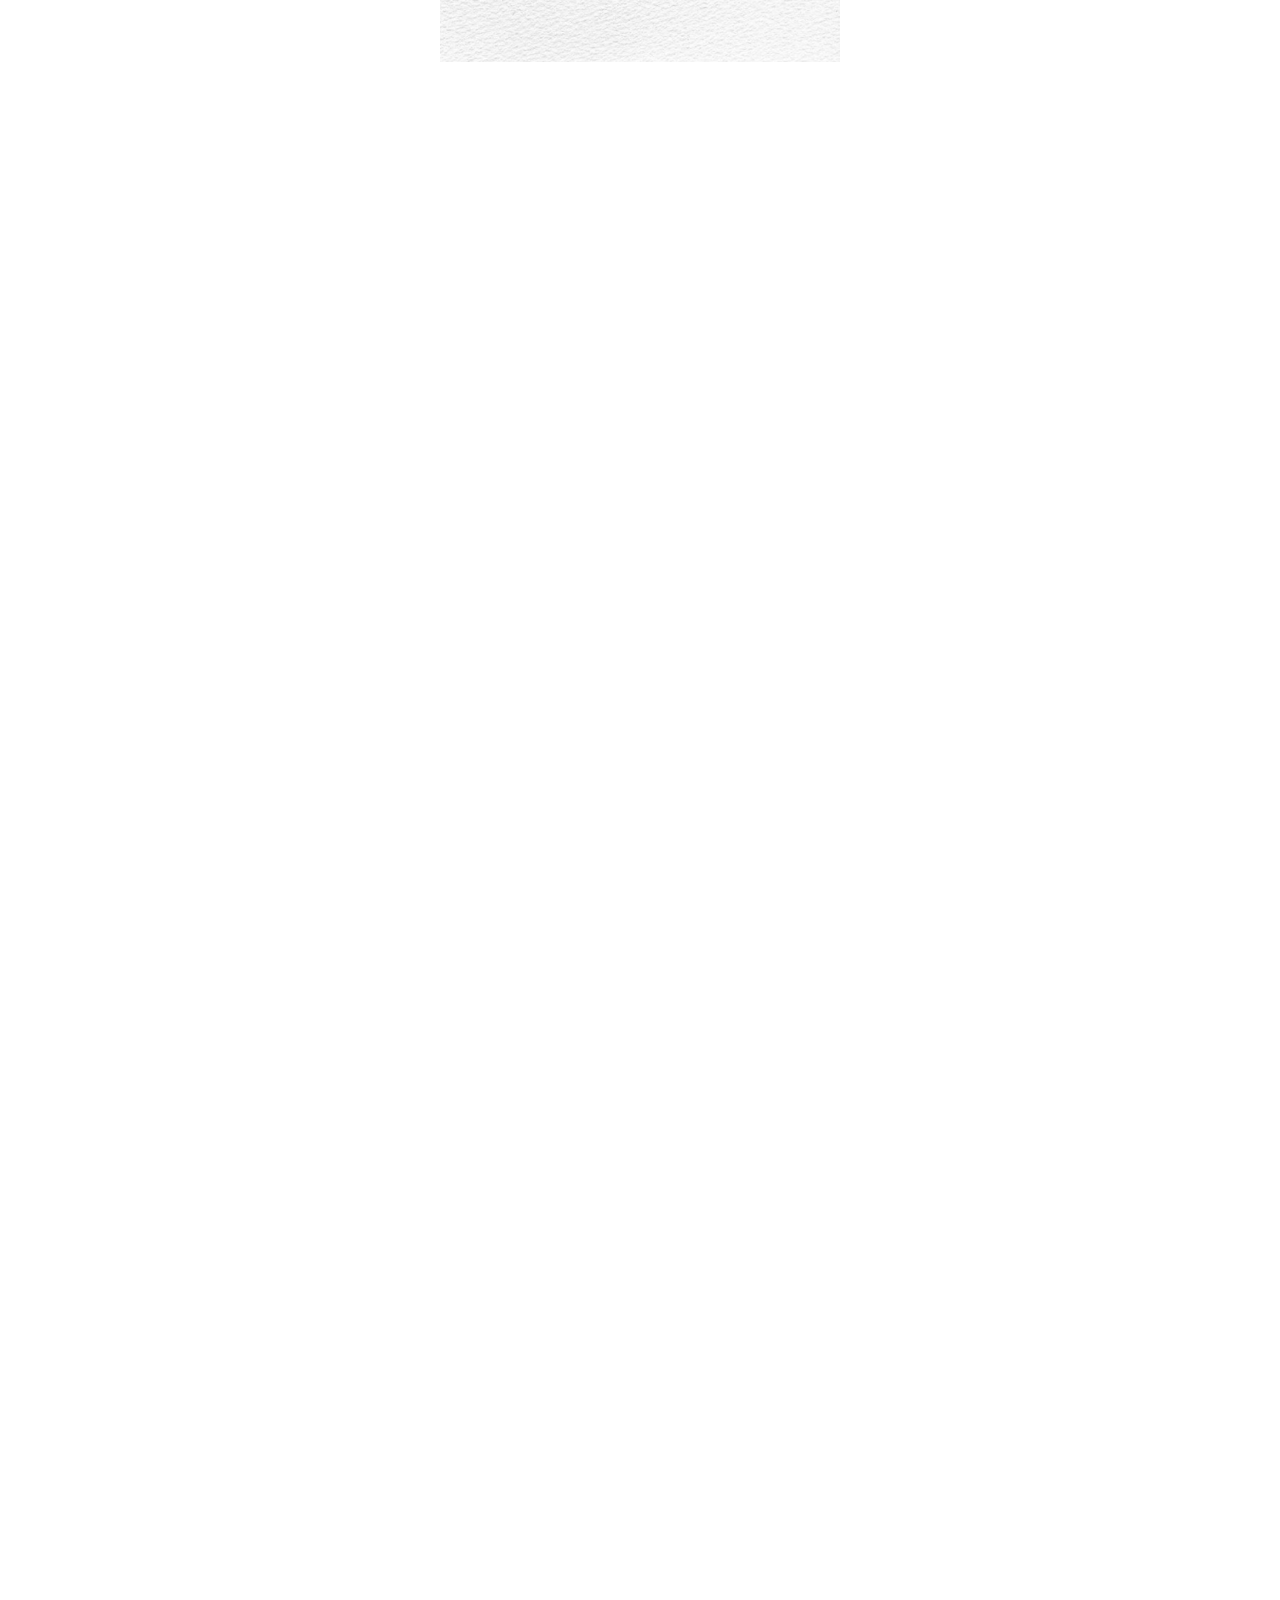
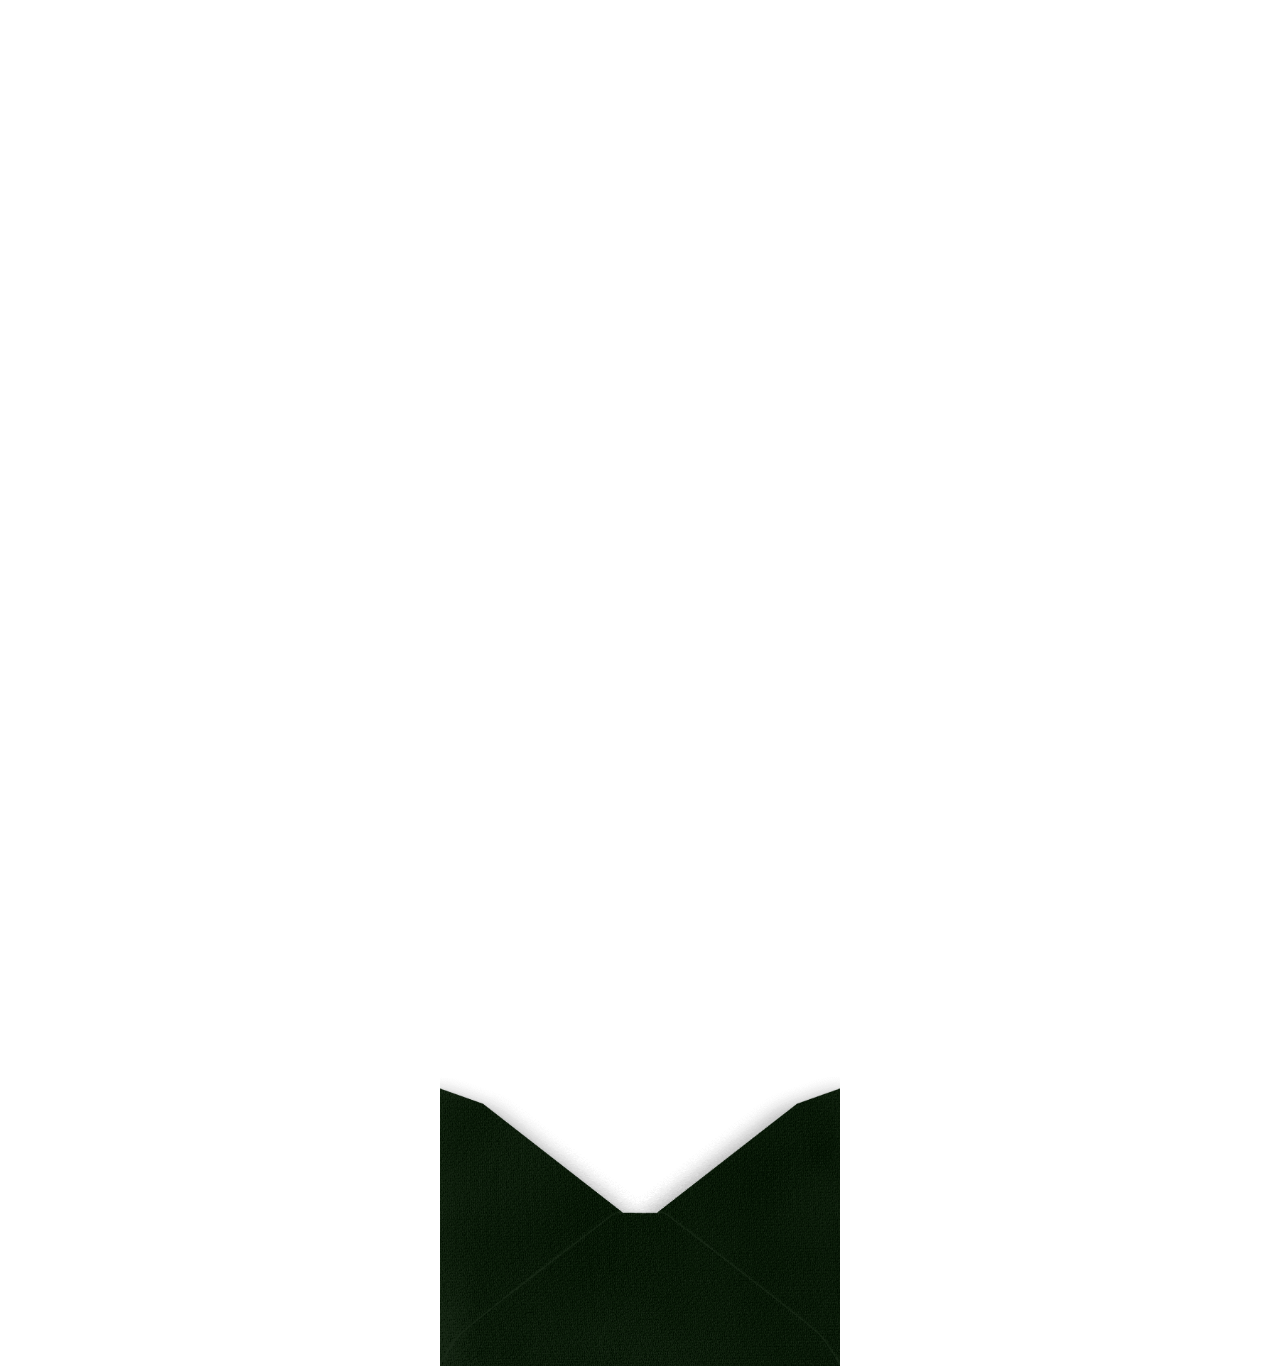
<file: marry/index.html>
<!DOCTYPE html>
<html lang="ko">
  <head>
    <meta charset="UTF-8" />
    <meta name="viewport" content="width=device-width, initial-scale=1.0" />
    <meta property="og:title" content="형래와 수지의 결혼식에 소중한 분들을 초대합니다." />
    <meta property="og:type" content="website" />
    <meta property="og:image" content="img/2-6.jpg" />
    <link rel="icon" type="image/png" href="img/app_img.png">
    <!-- <meta property="og:description" content="더채플앳청담, 2024.08.10" /> -->
    <title>심형래❤김수지</title>
    <link rel="preconnect" href="https://fonts.googleapis.com" />
    <link rel="preconnect" href="https://fonts.gstatic.com" crossorigin />
    <link
      href="https://fonts.googleapis.com/css2?family=Noto+Sans+KR:wght@100..900&display=swap"
      rel="stylesheet"
    />
    
    <link
      href="https://fonts.googleapis.com/css2?family=Noto+Serif+KR:wght@200..900&display=swap"
      rel="stylesheet"
    />
    <link rel="stylesheet" href="css/reset.css" />
    <link rel="stylesheet" href="css/style.css" />
    <link rel="stylesheet" href="css/swiper-bundle.min.css" />

    <link rel="stylesheet" href="https://fonts.googleapis.com/css2?family=Material+Symbols+Outlined:opsz,wght,FILL,GRAD@20..48,100..700,0..1,-50..200" />
  </head>
  <body>
    <div id="wrap" class="wrap">
      <div class="bg">
        <!-- <img src="123123.png" alt="" /> -->
        <img src="img/letter_back.png" alt="" />
        <div class="bg-text">
          <div class="bg-text-tit">
            <span>THE</span>
            <span>SAVE</span>
            <span>DATE</span>
          </div>
          <!-- <div class="bg-text-date">24.08.10(토) 14:30</div> -->
          <a class="bg-arrow" href="#">
            <span></span>
            Scroll
          </a>
        </div>
      </div>

      <div class="content">
        <!-- 상단메인 -->
        <div class="main">
          <img src="img/cont_img01.jpg" alt="" />

          <div class="main-text">
            <p class="main-tit">
              <span>신랑</span> 심형래 , <span>신부</span> 김수지
            </p>
            <div class="main-flex">
              <p class="red">hyeong<br />rae</p>
              <p>X</p>
              <p class="red">su<br />ji</p>
            </div>
          </div>
         
        </div>
        <!-- 상단메인 -->

        <!-- <div class="item section2 scroll-element">
          <img src="img/cont_img02.png" alt="" />
        </div> -->

        <!-- 얼굴 -->
       
        <div class="item section3 scroll-element">
          
          <div class="person-img">
            <i class="shr-face"></i>
            <i class="ksj-face"></i>
          </div>

          <p class="mgt20">
            심원구 &middot; 김인숙 의 <span>아들</span>
            <span class="fw-700">형래</span>
          </p>
          <p style="gap: 14px">
            김현돈 &middot; 이영란 의 <span>딸</span>
            <span class="fw-700">수지</span>
          </p>

          <!-- <div class="main-sub">
            우리 이야기의 첫 페이지를<br />함께 채워주시길 바랍니다.
          </div> -->
        </div>
        <!-- //얼굴 -->

        <!-- 달력 -->
        <div class="item scroll-element" id="target1">
          <strong class="title">wedding day</strong>
          <div class="sub-title">
            2024년 8월 10일 토요일<br />오후 2시 30분 예식이 시작됩니다.
          </div>
          <div class="calendar">
            <div class="weekdays">
              <div>일</div>
              <div>월</div>
              <div>화</div>
              <div>수</div>
              <div>목</div>
              <div>금</div>
              <div>토</div>
            </div>
            <div class="days">
              <div class="prev-date">28</div>
              <div class="prev-date">29</div>
              <div class="prev-date">30</div>
              <div class="prev-date">31</div>
              <div>1</div>
              <div>2</div>
              <div class="sat">3</div>
              <div class="sun">4</div>
              <div>5</div>
              <div>6</div>
              <div>7</div>
              <div>8</div>
              <div>9</div>
              <div class="active">
                10
                <em class="cal-heart-icon"></em>
              </div>
              <div class="sun">11</div>
              <div>12</div>
              <div>13</div>
              <div>14</div>
              <div>15</div>
              <div>16</div>
              <div class="sat">17</div>
              <div class="sun">18</div>
              <div>19</div>
              <div>20</div>
              <div>21</div>
              <div>22</div>
              <div>23</div>
              <div class="sat">24</div>
              <div class="sun">25</div>
              <div>26</div>
              <div>27</div>
              <div>28</div>
              <div>29</div>
              <div>30</div>
              <div class="sat">31</div>
              <div class="next-date">1</div>
              <div class="next-date">2</div>
              <div class="next-date">3</div>
              <div class="next-date">4</div>
              <div class="next-date">5</div>
            </div>
          </div>
        </div>
        <!-- //달력 -->

        <!-- 날짜시간 -->
        <div class="item scroll-element pdt0">
          <div class="region">
            <p class="region-one">2024년 8월 10일 토요일, 오후 2시 30분</p>
            <p class="region-two">
              <svg
                width="20"
                height="20"
                viewBox="0 0 24 24"
                fill="none"
                xmlns="http://www.w3.org/2000/svg"
              >
                <path
                  fill-rule="evenodd"
                  clip-rule="evenodd"
                  d="M12 2C8.13 2 5 5.13 5 9C5 13.25 10 21 11.05 22.72C11.34 23.17 11.65 23.17 11.95 22.72C13 21 18 13.25 18 9C18 5.13 14.87 2 12 2ZM12 11.5C10.62 11.5 9.5 10.38 9.5 9C9.5 7.62 10.62 6.5 12 6.5C13.38 6.5 14.5 7.62 14.5 9C14.5 10.38 13.38 11.5 12 11.5Z"
                  fill="#000"
                />
              </svg>
              <span>더채플앳청담 6층 채플홀</span>
            </p>
          </div>
        </div>
        <!-- //날짜시간 -->

        
        <!-- 디데이 -->
        <div id="countdownTimer" class="item count-down scroll-element mgt0">
          <strong class="title">d-day count</strong>
          <p>심형래❤️김수지의 결혼까지</p>
          <div class="count"></div>
        </div>
        <!-- //디데이 -->
        
        <!-- 갤러리1 -->
        <div id="target3" class="gallery-box scroll-element item pdt30">
          <strong class="title">gallery</strong>
          <div class="gallery mgt20">
            <swiper-container
              style="
                --swiper-navigation-color: #fff;
                --swiper-pagination-color: #fff;
              "
              class="mySwiper"
              thumbs-swiper=".mySwiper-thum1"
              loop="true"
              space-between="10"
              navigation="true"
            >
            <swiper-slide>
              <img src="img/1-4.jpg" />
            </swiper-slide>
            <swiper-slide>
              <img src="img/1-2.jpg" />
            </swiper-slide>
            <swiper-slide>
              <img src="img/1-1.jpg" />
            </swiper-slide>
            <swiper-slide>
              <img src="img/1-10.jpg" />
            </swiper-slide>
            <swiper-slide>
              <img src="img/1-11.jpg" />
            </swiper-slide>
            </swiper-container>

            <swiper-container
              class="mySwiper-thum mySwiper-thum1"
              loop="true"
              space-between="10"
              slides-per-view="4"
              free-mode="true"
              watch-slides-progress="true"
            >
            <swiper-slide>
              <img src="img/1-4.jpg" />
            </swiper-slide>
            <swiper-slide>
              <img src="img/1-2.jpg" />
            </swiper-slide>
            <swiper-slide>
              <img src="img/1-1.jpg" />
            </swiper-slide>
            <swiper-slide>
              <img src="img/1-10.jpg" />
            </swiper-slide>
            <swiper-slide>
              <img src="img/1-11.jpg" />
            </swiper-slide>
            </swiper-container>
          </div>
        </div>
        <!-- //갤러리1 -->

        <!-- 갤러리2 -->
        <div class="gallery-box scroll-element item">
          <div class="gallery">
            <swiper-container
              style="
                --swiper-navigation-color: #fff;
                --swiper-pagination-color: #fff;
              "
              class="mySwiper"
              thumbs-swiper=".mySwiper-thum2"
              loop="true"
              space-between="10"
              navigation="true"
            >
              <swiper-slide>
                <img src="img/2-7.jpg" />
              </swiper-slide>
              <swiper-slide>
                <img src="img/2-1.jpg" />
              </swiper-slide>
              <swiper-slide>
                <img src="img/2-5.jpg" />
              </swiper-slide>
              <swiper-slide>
                <img src="img/2-6.jpg" />
              </swiper-slide>
              <swiper-slide>
                <img src="img/2-2.jpg" />
              </swiper-slide>
              <swiper-slide>
                <img src="img/2-3.jpg" />
              </swiper-slide>
            </swiper-container>

            <swiper-container
              class="mySwiper-thum mySwiper-thum2"
              loop="true"
              space-between="10"
              slides-per-view="4"
              free-mode="true"
              watch-slides-progress="true"
            >
              <swiper-slide>
                <img src="img/2-7.jpg" />
              </swiper-slide>
              <swiper-slide>
                <img src="img/2-1.jpg" />
              </swiper-slide>
              <swiper-slide>
                <img src="img/2-5.jpg" />
              </swiper-slide>
              <swiper-slide>
                <img src="img/2-6.jpg" />
              </swiper-slide>
              <swiper-slide>
                <img src="img/2-2.jpg" />
              </swiper-slide>
              <swiper-slide>
                <img src="img/2-3.jpg" />
              </swiper-slide>
            </swiper-container>
          </div>
        </div>
        <!-- //갤러리2 -->

        <!-- 갤러리3 -->
        <div class="gallery-box scroll-element item pdb30">
          <div class="gallery">
            <swiper-container
              style="
                --swiper-navigation-color: #fff;
                --swiper-pagination-color: #fff;
              "
              class="mySwiper"
              thumbs-swiper=".mySwiper-thum3"
              loop="true"
              space-between="10"
              navigation="true"
            >
              <swiper-slide>
                <img src="img/3-1.jpg" />
              </swiper-slide>
              <swiper-slide>
                <img src="img/3-3.jpg" />
              </swiper-slide>
              <swiper-slide>
                <img src="img/3-2.jpg" />
              </swiper-slide>
              <swiper-slide>
                <img src="img/3-4.jpg" />
              </swiper-slide>
              <swiper-slide>
                <img src="img/3-5.jpg" />
              </swiper-slide>
            </swiper-container>

            <swiper-container
              class="mySwiper-thum mySwiper-thum3"
              loop="true"
              space-between="10"
              slides-per-view="4"
              free-mode="true"
              watch-slides-progress="true"
            >
              <swiper-slide>
                <img src="img/3-1.jpg" />
              </swiper-slide>
              <swiper-slide>
                <img src="img/3-3.jpg" />
              </swiper-slide>
              <swiper-slide>
                <img src="img/3-2.jpg" />
              </swiper-slide>
              <swiper-slide>
                <img src="img/3-4.jpg" />
              </swiper-slide>
              <swiper-slide>
                <img src="img/3-5.jpg" />
              </swiper-slide>
            </swiper-container>
          </div>
        </div>
        <!-- //갤러리3 -->


        <!-- 탭 -->
        <div class="item scroll-element" id="target4">
          <strong class="title">information</strong>
          <p class="sub-title">
            저희 결혼식을 소개합니다.
          </p>
          <div class="tabs">
            <div class="tab active" data-index="0">장 소</div>
            <div class="tab" data-index="1">식 사</div>
            <div class="tab" data-index="2">주 차</div>
            <div class="active-bar"></div>
          </div>
          <div class="swiper-container-tabs">
            <div class="swiper-wrapper">
              <div class="swiper-slide">
                <i class="info-img"></i>
                <div class="info-text">
                  <p class="info-text01">VENUE - <span>장소안내</span></p>
                  <p class="info-text02">
                    6F, CHAPEL HALL<br />
                    국내 최고 높이의 12M 아치형 천고와 행복을 기원하는 조형
                    작품들, 아름다운 연못과 정원, 조경수가 색다른 여유를
                    선사합니다. 이채로운 풀 가든까지 갖춘 채플홀에서 저희 두
                    사람의 웨딩이 진행됩니다.
                  </p>
                </div>
              </div>
              <div class="swiper-slide">
                <i class="info-img"></i>
                <div class="info-text">
                  <p class="info-text01">DINING - <span>식사안내</span></p>
                  <p class="info-text02">
                    5F, BANQUET HALL<br />
                    파인다이닝 스타 셰프들의 메뉴들이 뷔페식으로 제공됩니다.
                    엄선한 제철 재료로 한식, 중식, 양식, 일식을 넘나드는
                    조화로운 메뉴가 준비되어 있습니다. 웨딩과 함께 더채플이
                    전하는 미식의 감동을 즐겨주세요.
                  </p>
                </div>
              </div>
              <div class="swiper-slide">
                <i class="info-img"></i>
                <div class="info-text">
                  <p class="info-text01">PARKING - <span>주차안내</span></p>
                  <p class="info-text02">
                    1F, 내부 주차장<br />
                    예식장 내부 주차장에 200대와 강남구청역 근처 외부 주차장에
                    300대 무료 주차 가능합니다.<br>(내부 주차장 90분 / 외부 주차장
                    별도 쿠폰 제공)
                  </p>
                </div>
              </div>
            </div>
          </div>
        </div>
        <!-- //탭 -->

        <!-- 토글 -->
        <div class="item scroll-element bg-fdf8ef">
          <strong class="title">for your heart</strong>
          <div class="sub-title">마음 전하실 곳</div>
          <div class="toggle-wrap">
            <div class="toggle-item">
              <button class="toggleButton">
                <span>신랑측</span>
                <svg
                  class="toggle-arrow"
                  xmlns="http://www.w3.org/2000/svg"
                  viewBox="0 0 129 129"
                  enable-background="new 0 0 129 129"
                >
                  <g>
                    <path
                      d="m121.3,34.6c-1.6-1.6-4.2-1.6-5.8,0l-51,51.1-51.1-51.1c-1.6-1.6-4.2-1.6-5.8,0-1.6,1.6-1.6,4.2 0,5.8l53.9,53.9c0.8,0.8 1.8,1.2 2.9,1.2 1,0 2.1-0.4 2.9-1.2l53.9-53.9c1.7-1.6 1.7-4.2 0.1-5.8z"
                    />
                  </g>
                </svg>
              </button>
              <div class="toggleBox">
                <ul class="account-number">
                  <li>
                    <p><span>신랑 </span><span class="fw-700" style="margin-left: 15px;">심형래</span></p>
                    <div class="copy-box">
                      <p>하나은행 101-910740-93807</p>
                      <button onclick="copyToClipboard('10191074093807')">
                        <p>
                          <img src="img/copy.png" alt="" />
                          복사하기
                        </p>
                      </button>
                    </div>
                  </li>
                  <li>
                    <p>
                      <span>아버지 </span><span class="fw-700">심원구</span>
                    </p>
                    <div class="copy-box">
                      <p>우리은행 138-07-224013</p>
                      <button onclick="copyToClipboard('13807224013')">
                        <p>
                          <img src="img/copy.png" alt="" />
                          복사하기
                        </p>
                      </button>
                    </div>
                  </li>
                  <li>
                    <p>
                      <span>어머니 </span><span class="fw-700">김인숙</span>
                    </p>
                    <div class="copy-box">
                      <p>국민은행 024802-04-139021</p>
                      <button onclick="copyToClipboard('02480204139021')">
                        <p>
                          <img src="img/copy.png" alt="" />
                          복사하기
                        </p>
                      </button>
                    </div>
                  </li>
                </ul>
              </div>
            </div>
            <div class="toggle-item">
              <button class="toggleButton">
                <span>신부측</span>
                <svg
                  class="toggle-arrow"
                  version="1.1"
                  xmlns="http://www.w3.org/2000/svg"
                  viewBox="0 0 129 129"
                  xmlns:xlink="http://www.w3.org/1999/xlink"
                  enable-background="new 0 0 129 129"
                >
                  <g>
                    <path
                      d="m121.3,34.6c-1.6-1.6-4.2-1.6-5.8,0l-51,51.1-51.1-51.1c-1.6-1.6-4.2-1.6-5.8,0-1.6,1.6-1.6,4.2 0,5.8l53.9,53.9c0.8,0.8 1.8,1.2 2.9,1.2 1,0 2.1-0.4 2.9-1.2l53.9-53.9c1.7-1.6 1.7-4.2 0.1-5.8z"
                    />
                  </g>
                </svg>
              </button>
              <div class="toggleBox">
                <ul class="account-number">
                  <li>
                    <p><span>신부 </span><span class="fw-700" style="margin-left: 15px;">김수지</span></p>
                    <div class="copy-box">
                      <p>토스뱅크 1000-3445-3507</p>
                      <button onclick="copyToClipboard('100034453507')">
                        <p>
                          <img src="img/copy.png" alt="" />
                          복사하기
                        </p>
                      </button>
                    </div>
                  </li>
                  <li>
                    <p>
                      <span>아버지 </span><span class="fw-700">김현돈</span>
                    </p>
                    <div class="copy-box">
                      <p>신한은행 110-201-242161</p>
                      <button onclick="copyToClipboard('110201242161')">
                        <p>
                          <img src="img/copy.png" alt="" />
                          복사하기
                        </p>
                      </button>
                    </div>
                  </li>
                  <li>
                    <p>
                      <span>어머니 </span><span class="fw-700">이영란</span>
                    </p>
                    <div class="copy-box">
                      <p>국민은행 200002-04-038454</p>
                      <button onclick="copyToClipboard('20000204038454')">
                        <p>
                          <img src="img/copy.png" alt="" />
                          복사하기
                        </p>
                      </button>
                    </div>
                  </li>
                </ul>
              </div>
            </div>
          </div>
        </div>
        <!-- //토글 -->

        <!-- 지도 -->
        <div class="item section4 scroll-element pdb0" id="target2">
          <div class="map">
            <strong class="title">location</strong>
            <div class="sub-title">찾아오시는 길을 안내합니다.</div>
            <div id="map" style="width: 100%; height: 300px"></div>
            <code id="snippet" class="snippet"></code>
          </div>
        </div>
        <!-- //지도 -->

        <!-- 안내 -->
        <div class="scroll-element">
          <div class="location_copy">
            <p class="location_copy_flex">
              <span class="red2"
                ><svg
                  width="20"
                  height="20"
                  viewBox="0 0 24 24"
                  fill="none"
                  xmlns="http://www.w3.org/2000/svg"
                >
                  <path
                    fill-rule="evenodd"
                    clip-rule="evenodd"
                    d="M12 2C8.13 2 5 5.13 5 9C5 13.25 10 21 11.05 22.72C11.34 23.17 11.65 23.17 11.95 22.72C13 21 18 13.25 18 9C18 5.13 14.87 2 12 2ZM12 11.5C10.62 11.5 9.5 10.38 9.5 9C9.5 7.62 10.62 6.5 12 6.5C13.38 6.5 14.5 7.62 14.5 9C14.5 10.38 13.38 11.5 12 11.5Z"
                    fill="#ecac44"
                  /></svg>
                </span>
              <span>서울 강남구 선릉로 757</span>
            </p>
            <p class="red2" onclick="copyToClipboard('서울 강남구 선릉로 757')">
              복사
            </p>
          </div>

          <div class="info_wrap">
            <ul>
              <li>
                <p class="info_wrap_title">지도</p>
                <p class="info_wrap_txt">
                  원하는 지도를 선택하시면 화면이 열립니다.
                </p>
                <div class="location_button_box">
                  <a
                    href="https://m.map.naver.com/map.naver?lat=37.5222098&amp;lng=127.038892&amp;dlevel=20&amp;mapMode=&amp;pinTitle=더채플앳청담&amp;boundary=&amp;traffic="
                    target="_blank"
                    >네이버지도에서 보기</a
                  >
                  <a
                    href="https://map.kakao.com/?urlX=508623&urlY=1117428&urlLevel=3&itemId=23182563&q=%EB%8D%94%EC%B1%84%ED%94%8C%EC%95%B3%EC%B2%AD%EB%8B%B4&srcid=23182563&map_type=TYPE_MAP"
                    target="_blank"
                    >카카오맵으로 보기</a
                  >
                </div>
              </li>
              <li>
                <p class="info_wrap_title">주차안내</p>
                <p class="info_wrap_txt">
                  예식장 내부 주차장을 이용하신 분들은 별도의 주차권을 받을
                  필요없이 90분 동안 무료로 이용하실 수 있습니다. 강남구청역
                  근처 외부주차장을 이용하신 분들은 주차 쿠폰이 제공됩니다.
                </p>
              </li>
              <li>
                <p class="info_wrap_title">버스</p>
                <p class="info_wrap_txt">
                  영동고교 앞 정류장 하차<br />
                  &nbsp;&nbsp;- 노선번호 : 301, 342, 472, 3011, 4312<br />
                  &nbsp;&nbsp;- 도보 2분 거리
                </p>
              </li>
              <li>
                <p class="info_wrap_title">지하철</p>
                <p class="info_wrap_txt">
                  강남구청역 <span style="font-size: 12px;">(7호선 / 수인분당선)</span><br />
                  &nbsp;&nbsp;- 3-1번 출구<br />
                  &nbsp;&nbsp;- 도보 8분 거리
                  <br /><br />
                  압구정로데오역 <span style="font-size: 12px;">(수인분당선)</span> <br />
                  &nbsp;&nbsp;- 5번 출구<br />
                  &nbsp;&nbsp;- 도보 9분 거리
                </p>
              </li>
              <li>
                <p class="info_wrap_title">셔틀버스</p>
                <p class="info_wrap_txt">
                  강남구청역 3번 출구<br />
                  &nbsp;&nbsp;- 10분 간격으로 운행 <br />
                  &nbsp;&nbsp;- 운행노선 : 강남구청역(3번 출구)->더채플앳청담<br>
                  &nbsp;&nbsp;&nbsp;&nbsp;&nbsp;&nbsp;&nbsp;&nbsp;&nbsp;&nbsp;&nbsp;&nbsp;&nbsp;&nbsp;&nbsp;&nbsp;&nbsp;&nbsp;&nbsp;&nbsp;&nbsp;더채플앳청담->강남구청역(3번 출구)
                </p>
                <div class="toggle-wrap">
                  <div class="toggle-item">
                    <button class="toggleButton">
                      <span style="font-weight: bold;">셔틀 타는 법</span>
                      <svg
                        class="toggle-arrow"
                        xmlns="http://www.w3.org/2000/svg"
                        viewBox="0 0 129 129"
                        enable-background="new 0 0 129 129"
                      >
                        <g>
                          <path
                            d="m121.3,34.6c-1.6-1.6-4.2-1.6-5.8,0l-51,51.1-51.1-51.1c-1.6-1.6-4.2-1.6-5.8,0-1.6,1.6-1.6,4.2 0,5.8l53.9,53.9c0.8,0.8 1.8,1.2 2.9,1.2 1,0 2.1-0.4 2.9-1.2l53.9-53.9c1.7-1.6 1.7-4.2 0.1-5.8z"
                          />
                        </g>
                      </svg>
                    </button>
                    <div class="toggleBox">
                      <ul class="account-number">
                        <li>
                          <p style="line-height: 22px;" class="fw-700">1. <span class="red">강남구청역</span>에 내린다.</p>
                          <p class="fw-700" style="padding: 10px 0; line-height: 22px;">2. <span class="red">3번 출구</span>로 나간다.</p>
                          <img src="img/1.jpeg" alt="">
                          <img src="img/2.jpeg" alt="">
                          <p class="fw-700" style="padding: 10px 0; line-height: 22px;">3. <span class="red">"365 소리안 한의원"</span> 방향으로 횡단보도를 건넌다.</p>
                          <img src="img/3.jpeg" alt="">

                          <p class="fw-700" style="padding: 10px 0; line-height: 22px;">4. 횡단보도를 건너면 <span class="red">"더채플 셔틀정류장"</span> 팻말이 보인다.</p>
                          <img src="img/4.jpg" alt="">

                          <p class="fw-700" style="padding: 10px 0; line-height: 22px;">5. 노란색 <span class="red">"더채플청담 셔틀버스"</span> 에 탑승한다.</p>
                          <img src="img/5.jpg" alt="">

                        </li>
                      </ul>
                    </div>
                  </div>
                </div>
              </li>
            </ul>
          </div>
        </div>
        <!-- //안내 -->

        <!-- 하트 카운트 -->
        <div class="item scroll-element heart-wrap">
          <p class="click">Click</p>
          <button id="heartButton" onclick="heartCount().setConfetti();">
            <i class="heart">
              <img src="img/heart.png" alt="" class="heart-icon" />
              <img src="img/heart_on.png" alt="" class="heart-icon active" />
            </i>
          </button>
          <div id="heartCount">0</div>

          <canvas id="canvas1"></canvas>
        </div>
          <!-- //하트 카운트 -->

        <div class="item scroll-element btn-wrap">
          <button id="add-schedule-btn">카카오톡 공유하기</button>
          <button
            id="add-schedule-btn"
            onclick='copyToClipboard("https://shr322.github.io/")'
          >
            청첩장 주소 복사하기
          </button>
        </div>

        <img src="img/letter_front.png" alt="" style="margin-bottom: -1px" />
      </div>

      <div class="dim" style="bottom: 0">
        <img src="img/letter_front2.png" alt="" />
      </div>

      <div class="fixed--bar">
        <a class="scroll-to" href="#target1"><span class="material-symbols-outlined">
          calendar_month
          </span></a>
        <a class="scroll-to" href="#target3">
          <span class="material-symbols-outlined">
            image
            </span>
        </a>
        <a class="scroll-to" href="#target4">
          <span class="material-symbols-outlined">
            info
            </span>
        </a>
        <a class="scroll-to" href="#target2">
          <span class="material-symbols-outlined">
            location_on
            </span>
        </a>
        <!-- <a
          class="scroll-to"
          onclick="Kakao.Link.sendCustom({ templateId: 108113 });"
          >공유하기</a
        > -->
      </div>
    </div>

    <script src="js/swiper-element-bundle.min.tab.js"></script>
    <script src="js/swiper-element-bundle.min.js"></script>
    <script src="js/jquery-3.7.1.js" crossorigin="anonymous"></script>
    <script
      type="text/javascript"
      src="https://openapi.map.naver.com/openapi/v3/maps.js?ncpClientId=qnoqsufu5e"
    ></script>
    <script src="https://developers.kakao.com/sdk/js/kakao.min.js"></script>
    <script src="js/confetti.browser.min.js"></script>
    <script src="js/heart.js" type="module"></script>
    <script src="js/common.js"></script>
    <script>
      var swiperTab = new Swiper(".swiper-container-tabs", {
        spaceBetween: 30,
        on: {
          slideChange: function () {
            updateTabs(swiperTab.activeIndex);
            updateActiveBar();
          },
        },
      });

      const tabs = document.querySelectorAll(".tab");
      const contents = document.querySelectorAll(".swiper-slide");
      const activeBar = document.querySelector(".active-bar");
      function updateActiveBar() {
        const activeTab = document.querySelector(".tab.active");
        if (activeTab) {
          const activeTabRect = activeTab.getBoundingClientRect();
          const tabsRect = activeTab.parentElement.getBoundingClientRect();
          activeBar.style.width = activeTabRect.width + "px";
          activeBar.style.left = activeTabRect.left - tabsRect.left + "px";
        }
      }

      document.querySelectorAll(".tab").forEach((tab, index) => {
        tab.addEventListener("click", () => {
          swiperTab.slideTo(index);

          tabs.forEach((t) => t.classList.remove("active"));
          contents.forEach((content) => content.classList.remove("active"));

          // Add active class to the clicked tab and corresponding content
          tab.classList.add("active");
          // document.getElementById(tab.getAttribute('data-tab')).classList.add('active');

          // Update the active bar position
          updateActiveBar();
        });
      });

      function updateTabs(activeIndex) {
        document.querySelectorAll(".tab").forEach((tab, index) => {
          if (index === activeIndex) {
            tab.classList.add("active");
          } else {
            tab.classList.remove("active");
          }
        });
      }

      // Initial update of the active bar
      updateActiveBar();

      // Update the active bar on window resize
      window.addEventListener("resize", updateActiveBar);
    </script>
  </body>
</html>
</file>
<file: marry/css/style.css>
:root {
  --max-width: 400px;
  --color-red1: #ecac44;
  --color-red2: #d65128;
}
.bg-fdf8ef {background: #fdf8ef !important;}
.mgt0 {margin-top: 0 !important;}
.mgt5 {
  margin-top: 5px !important;
}
.mgt10 {
  margin-top: 10px !important;
}
.mgt15 {
  margin-top: 15px !important;
}
.mgt20 {
  margin-top: 20px !important;
}

.pdt30 {padding-top: 30px !important;}
.pdb30 {padding-bottom: 30px !important;}
.pdb0 {padding-bottom: 0 !important;}
.pdt0 {padding-top: 0 !important;}

.fw-300 {
  font-weight: 300 !important;
}
.fw-400 {
  font-weight: 400 !important;
}
.fw-500 {
  font-weight: 500 !important;
}
.fw-700 {
  font-weight: 700 !important;
}

.pdb30 {padding-bottom: 30px !important;}

.red {
  color: var(--color-red2);
}
.red2 {
  color: var(--color-red1);
}

* {
  box-sizing: border-box;
  margin: 0;
  padding: 0;
}

body,
html {
  max-width: 100vw;
  min-width: 375px;
  font-family: "Noto Serif KR", serif;
  font-optical-sizing: auto;
  font-style: normal;
}

body {
  background-color: #fff;
}

img {
  width: 100%;
}
a {text-decoration: none;}
button,
a {
  color: #000;
}

.wrap {
  display: flex;
  position: relative;
  flex-direction: column;
  justify-content: space-between;
  align-items: center;
  min-height: 100vh;
  opacity: 0;
}

.wrap.on {
  transition: all 1.5s;
  opacity: 1;
}

.main {
  position: relative;
  /* background: url(../img/paper.png) no-repeat;
  background-size: cover; */
}

.main-text {
  position: absolute;
  top: 85%;
  left: 40%;
}

.main-tit {
  font-size: 18px;
  font-weight: 700;
}
.main-tit span {
  font-size: 16px;
  font-weight: 400;
}
.main-flex {
  display: flex;
  align-items: center;
  text-transform: uppercase;
  gap: 10px;
  margin-top: 15px;
  font-size: 16px;
  font-weight: 500;
}
.main-sub {
  display: inline-block;
  margin-top: 30px;
    font-size: 16px;
    text-align: center;
    line-height: 30px;
    position: relative;
  /* font-size: 16px;
  text-align: center;
  line-height: 30px;

  position: absolute;
    bottom: 50px;
    left: 50%;
    transform: translateX(-50%); */
}
.main-sub::before {
  content: '"';
  position: absolute;
  top: 0;
  left: -9px;
}
.main-sub::after {
  content: '"';
  position: absolute;
  bottom: 0;
  right: -9px;
}


.bg {
  max-width: 395px;
  position: fixed;
  z-index: 1;
  display: flex;
  flex-direction: column;
  -webkit-box-align: center;
  align-items: center;
  bottom: 0;
}

.bg-text {
  position: fixed;
  top: 20px;
  text-align: center;
}
.bg-text-tit {
  font-size: 18px;
  line-height: 30px;
}

.bg-text-tit span:nth-child(1) {
  display: block;
  color: var(--color-red2);
}
.bg-text-tit span:nth-child(2) {
  font-size: 30px;
  font-weight: 500;
}
.bg-text-tit span:nth-child(3) {
  font-size: 30px;
  font-weight: 500;
  margin-left: 20px;
}

.bg-text-date {
  margin-top: 16px;
  font-size: 15px;
  font-weight: 300;
  letter-spacing: 0.75px;
}

.bg-arrow {
  position: relative;
  display: block;
  padding-top: 60px;
  margin-top: 10px;
  text-decoration: none;
  color: var(--color-red2);
  font-size: 12px;
}
.bg-arrow span {
  position: absolute;
  top: 0;
  left: 50%;
  width: 30px;
  height: 50px;
  margin-left: -15px;
  border: 2px solid var(--color-red2);
  border-radius: 50px;
  box-sizing: border-box;
}
.bg-arrow span::before {
  position: absolute;
  top: 30px;
  left: 50%;
  content: "";
  width: 6px;
  height: 6px;
  margin-left: -3px;
  background-color: var(--color-red2);
  border-radius: 100%;
  -webkit-animation: sdb 2s infinite;
  animation: sdb 2s infinite;
  box-sizing: border-box;
}
@-webkit-keyframes sdb {
  0% {
    -webkit-transform: translate(0, 0);
    opacity: 0;
  }
  40% {
    opacity: 1;
  }
  80% {
    -webkit-transform: translate(0, -20px);
    opacity: 0;
  }
  100% {
    opacity: 0;
  }
}
@keyframes sdb {
  0% {
    transform: translate(0, 0);
    opacity: 0;
  }
  40% {
    opacity: 1;
  }
  80% {
    transform: translate(0, -20px);
    opacity: 0;
  }
  100% {
    opacity: 0;
  }
}

.content {
  /* border: 1px solid rgb(235, 234, 233); */
  position: relative;
  max-width: var(--max-width);
  width: 100%;
  margin-top: calc(100% - 100px);
  background: #fff;
  /* background: url(../img/paper.png);
  background-size: contain; */
  z-index: 2;
}

.toggle-item {
  margin-top: 30px;
  border: 1px solid #ddd;
}
.toggleButton {
  padding: 20px;
  font-size: 16px;
  cursor: pointer;
  width: 100%;
  font-family: "Noto Serif KR", serif;
  display: flex;
  align-items: center;
  justify-content: space-between;
  border: none;
}

.toggle-arrow {
  width: 20px;
  height: auto;
  transition: all 0.5s;
}
.toggle-item.open .toggle-arrow {
  transform: rotate(180deg);
}

.toggle-item:nth-child(1) .toggleButton {
  background: #e1e1e178;
}
.toggle-item:nth-child(2) .toggleButton {
  background: #ec9f0633;
}

.toggleBox {
  width: 100%;
  max-height: 0;
  overflow: hidden;
  background-color: #ffffff;
  box-shadow: 0 2px 8px rgba(0, 0, 0, 0.1);
  transition: max-height 0.5s ease, border 0.5s ease;
  border: 0px solid #ccc;
}

.account-number {
  padding: 20px;
}

.account-number li:not(:first-child) {
  margin-top: 10px;
  padding-top: 17px;
  border-top: 1px solid #ccc;
}

.copy-box {
  display: flex;
  align-items: center;
  justify-content: space-between;
  margin-top: 5px;
  font-size: 14px;
}
.copy-box button {
  border: none;
  background: #e8e6e6;
  font-size: 12px;
  padding: 10px;
  border-radius: 5px;
}
.copy-box button img {
  width: 10px;
}

.item {
  position: relative;
  width: 100%;
  height: 100%;
  /* margin-top: 30px; */
  padding: 30px 15px;
}

.item:first-child {
  margin-top: 0;
}

.section2,
.section3 {
  font-weight: 400;
  line-height: 32px;
  text-align: center;
}

.section3 p {
  display: flex;
  align-items: center;
  justify-content: center;
  gap: 6px;
}

/* .section4 {
  margin-top: 50px;
} */
.section4 h1 {
  text-align: center;
  font-size: 24px;
  font-weight: 700;
}

.section4 #map {
  margin-top: 30px;
}

.dim {
  max-width: var(--max-width);
  margin: 0 auto 0;
  /* margin: 0 auto -100px; */
  position: fixed;
  left: 0;
  right: 0;
  z-index: 4;
}

canvas {
  position: fixed;
  z-index: 10;
  top: 0;
  left: 0;
  width: 100%;
  height: 100%;
  pointer-events: none;
}

/* 토스트팝업 */
.toast {
  z-index: 999;
  position: fixed;
  bottom: 20px;
  left: 5%;
  width: 90%;
  padding: 16px 0;
  border-radius: 4px;
  text-align: center;
  color: #fff;
  font-size: 14px;
  background: rgba(51, 51, 51, 0.9);
  box-shadow: 3px 3px 8px 0 rgba(0, 0, 0, 0.4);
  animation: slideUp 3s ease;
}

@keyframes slideUp {
  0% {
    transform: translateY(100px);
    opacity: 0;
  }
  20% {
    transform: translateY(0);
    opacity: 1;
  }
  80% {
    transform: translateY(0);
    opacity: 1;
  }
  100% {
    transform: translateY(100px);
    opacity: 0;
  }
}

.scroll-element {
  opacity: 0;
  transition: opacity 1s ease-in-out;
}

.scroll-element.visible {
  opacity: 1;
}

/* gallery */
.gallery-box {
  background: #fdf8ef;
  padding-top: 0;
  padding-bottom: 0;
}
.gallery {
  height: auto;
  padding: 15px 15px;
  /* background: #fdf8ef; */
  /* margin-top: 30px; */
}

html,
body {
  position: relative;
  height: 100%;
}

swiper-slide {
  text-align: center;
  font-size: 18px;
  background: #fff;
  display: flex;
  justify-content: center;
  align-items: center;

  background-size: cover;
  background-position: center;
}

swiper-slide img {
  /* display: sw </swiper-slidek; */
  width: 100%;
  height: 100%;
  object-fit: contain;
}

swiper-container {
  margin-left: auto;
  margin-right: auto;
}

.mySwiper {
  height: 80%;
  width: 100%;
}

.mySwiper-thum {
  height: 20%;
  box-sizing: border-box;
  padding: 10px 0 0;
}

.mySwiper-thum swiper-slide {
  width: 25%;
  height: 100%;
  opacity: 0.4;
}

.mySwiper-thum .swiper-slide-thumb-active {
  opacity: 1;
}

.calendar {
  /* background: white;
  border-radius: 10px;
  box-shadow: 0 5px 15px rgba(0, 0, 0, 0.3); */
  width: 100%;
  margin-top: 30px;
  padding: 0 20px;
}
/* 
.calendar .sat {
  color: blue;
}
.calendar .sun {
  color: red;
} */

.month {
  text-align: center;
  padding: 20px;
  /* background: #0d6efd; */
  color: #000;
  border-top-left-radius: 10px;
  border-top-right-radius: 10px;
}

.month button {
  background: none;
  border: none;
  color: #000;
  font-size: 18px;
  cursor: pointer;
}

.month h2 {
  font-size: 20px;
  margin: 0;
  line-height: 30px;
}

.weekdays,
.days {
  display: flex;
  flex-wrap: wrap;
}

.weekdays div,
.days div {
  position: relative;
  width: calc(100% / 7);
  text-align: center;
  padding: 10px;
}

.weekdays div {
  font-weight: 500;
  color: var(--color-red2);
}
.days div {
  color: var(--color-red1);
}

.days div.active {
  color: #fff;
}
/* .days div.active::after {
  position: absolute;
  background: var(--color-red1);
  content: "";
  width: 35px;
  height: 35px;
  top: 50%;
  left: 50%;
  transform: translate(-50%, -50%);
  z-index: -1;
  border-radius: 50%;
} */

.weekdays {
  /* background: #0d6efd; */
  color: #000;
}

.days div {
  cursor: pointer;
}

.prev-date,
.next-date {
  opacity: 0.3;
}

.count-down {
  position: relative;
  width: 100%;
  background: url(../img/bg1.jpg) no-repeat;
  background-size: cover;
  background-position: 0;
  padding: 70px 20px;
  margin-top: 30px;
  text-align: center;
  color: #fff;
  /* text-shadow: 0px 0px 2px black; */
}

.count-down::before {
  content: '';
  position: absolute;
  top: 0;
  left: 0;
  width: 100%;
  height: 100%;
  background: #00000096;
  z-index: 0;
}


.count-down .title{ position: relative; z-index: 1;}
.count-down p {
  position: relative;
  margin-top: 20px;
  font-size: 18px;
  z-index: 1;
}
.count-down .count {
  position: relative;
  margin-top: 20px;
  font-size: 42px;
  z-index: 1;
}
.count-down .count .day {
  font-size: 16px;
}

.location_copy {
  display: flex;
  align-items: center;
  justify-content: space-between;
  padding: 20px 15px;
  /* border: 1px solid #ccc; */
  border-width: 1px 0 1px 0;
}

.btn-wrap {
  display: flex;
  align-items: center;
  flex-direction: column;
}
.btn-wrap button {
  border: none;
  background: #fff;
  margin-top: 10px;
  padding: 20px 0;
  width: 150px;
  border-radius: 10px;
  display: block;
  text-align: center;
  color: #000;
  text-decoration: none;
  background: #fff;
  padding: 20px 0;
  border: 1px solid #ccc;
  border-radius: 10px;
}
.heart-wrap {
  text-align: center;
}
#heartCount {
  font-size: 20px;
}
.heart {
  display: block;
}
#heartButton {
  width: 80px;
  height: auto;
  border: 0;
  background: transparent;
}
#heartButton .heart .heart-icon {
  display: block;
}
#heartButton .heart .heart-icon.active {
  display: none;
}

#heartButton:hover .heart .heart-icon {
  display: none;
}
#heartButton:hover .heart .heart-icon.active {
  display: block;
}

/* 탭 */
.swiper-container-tabs {
  width: 100%;
  height: 100%;
  overflow: hidden;
}
.swiper-slide {
  display: flex;
  justify-content: center;
  align-items: center;
  font-size: 18px;
  background: #fff;
}
.tabs {
  position: relative;
  display: flex;
  justify-content: space-around;
  margin-bottom: 10px;
  margin-top: 30px;
}
.tab {
  font-size: 14px;
  width: 100%;
  text-align: center;
  padding: 10px;
  cursor: pointer;
}
.person-img {
  display: flex;
  justify-content: space-around;
}
.person-img i {
  display: block;
  width: 150px;
  height: 150px;
  background: red;
  border-radius: 50%;
}
.person-img .shr-face {
  background-image: url(../img/shr.jpeg);
  background-repeat: no-repeat;
  background-size: 130%;
  background-position: center -28px;
}
.person-img .ksj-face {
  background-image: url(../img/ksj.jpg);
  background-repeat: no-repeat;
  background-size: 130%;
  background-position: center -18px;
}

.title {
  /* opacity: .5; */
  display: block;
  font-size: 12px;
  font-weight: 300;
  color: var(--color-red1);
  text-align: center;
  text-transform: uppercase;
  letter-spacing: 2px;
}

.region {
  text-align: center;
  background: #ec9f0633;
  padding: 20px 0;
}

.region-one {
  color: var(--color-red2);
  font-size: 12px;
}
.region-two {
  display: flex;
  align-items: center;
  justify-content: center;
  margin-top: 10px;
}

.fixed--bar {
  width: 100%;
  height: 40px;
  background: #fff;
  position: fixed;
  bottom: 0;
  left: 0;
  z-index: 999;

  display: flex;
  align-items: center;
}
.scroll-to {
  position: relative;
  width: 100%;
  height: 100%;
  display: flex;
  align-items: center;
  justify-content: center;
  text-align: center;
}

.scroll-to:nth-child(4) .material-symbols-outlined {color: var(--color-red2);}


.scroll-to:not(:first-child)::after {
  content: '';
    position: absolute;
    top: 50%;
    transform: translateY(-50%);
    left: 0;
    width: 1px;
    height: 35%;
    background: #d65128;
}

.tab.active {
  color: var(--color-red1);
}
.active-bar {
  position: absolute;
  bottom: 0;
  left: 0;
  height: 2px;
  width: 0;
  background-color: var(--color-red1);
  transition: left 0.3s, width 0.3s;
}
.swiper-slide {
  display: none;
}
.swiper-slide.active {
  display: block;
}

.info-img {
  display: block;
  width: 100%;
  height: 200px;
  background-image: url(../img/info01.webp);
  background-repeat: no-repeat;
  background-size: 130%;
  background-position: center;
}
.swiper-container-tabs .swiper-slide:nth-of-type(2) .info-img {
  background-image: url(../img/info02.webp);
}
.swiper-container-tabs .swiper-slide:nth-of-type(3) .info-img {
  background-image: url(../img/info03.webp);
}

.info-text {
  margin-top: 30px;
}
.info-text .info-text01 {
  font-size: 20px;
  font-weight: 500;
  display: flex;
  align-items: center;
  gap: 4px;
}
.info-text .info-text01 span {
  font-size: 14px;
  font-weight: 400;
}
.info-text .info-text02 {
  font-size: 12px;
  margin-top: 15px;
  line-height: 24px;
  color: #666;
}

.swiper-container-tabs .swiper-slide {
  background: transparent;
}

.sub-title {
  margin-top: 20px;
  line-height: 34px;
  font-size: 20px;
  text-align: center;
}

.info_wrap {
  padding: 30px;
  background: #e1e1e178;
}

.info_wrap li:not(:first-child) {
  margin-top: 20px;
  padding-top: 20px;
  border-top: 1px solid #e4e4e4;
}
.location_button_box {
  display: flex;
  justify-content: space-between;
  margin-top: 20px;
}
.location_button_box a {
  width: 49%;
  display: block;
  text-align: center;
  color: #000;
  text-decoration: none;
  background: #fff;
  padding: 20px 0;
  border: 1px solid #ccc;
  border-radius: 10px;
  font-size: 14px;
}

.info_wrap_title {
  font-weight: 500;
  font-size: 14px;
}
.info_wrap_txt {
  font-size: 12px;
  margin-top: 10px;
  color: #666;
  letter-spacing: -0.4px;
  line-height: 22px;
}

.location_copy_flex {
  display: flex;
  align-items: center;
  font-weight: 600;

}
.cal-heart-icon {
  width: 25px;
  height: 25px;
  background: var(--color-red2);
  position: absolute;
  top: 28%;
  left: 22%;
  transform: rotate(45deg);
  z-index: -1;
}
.cal-heart-icon::before {
  content: "";
  width: 25px;
  height: 25px;
  position: absolute;
  left: -50%;
  border-radius: 50%;
  background: var(--color-red2);
}
.cal-heart-icon::after {
  content: "";
  width: 25px;
  height: 25px;
  position: absolute;
  top: -50%;
  right: 0;
  border-radius: 50%;
  background: var(--color-red2);
}

.click {
  font-size: 12px;
  animation: click 1.5s infinite;
}

@keyframes click {
  0% {transform: translateY(0);}
  50% {transform: translateY(10px);}
  100% {transform: translateY(0px);}
}
</file>
